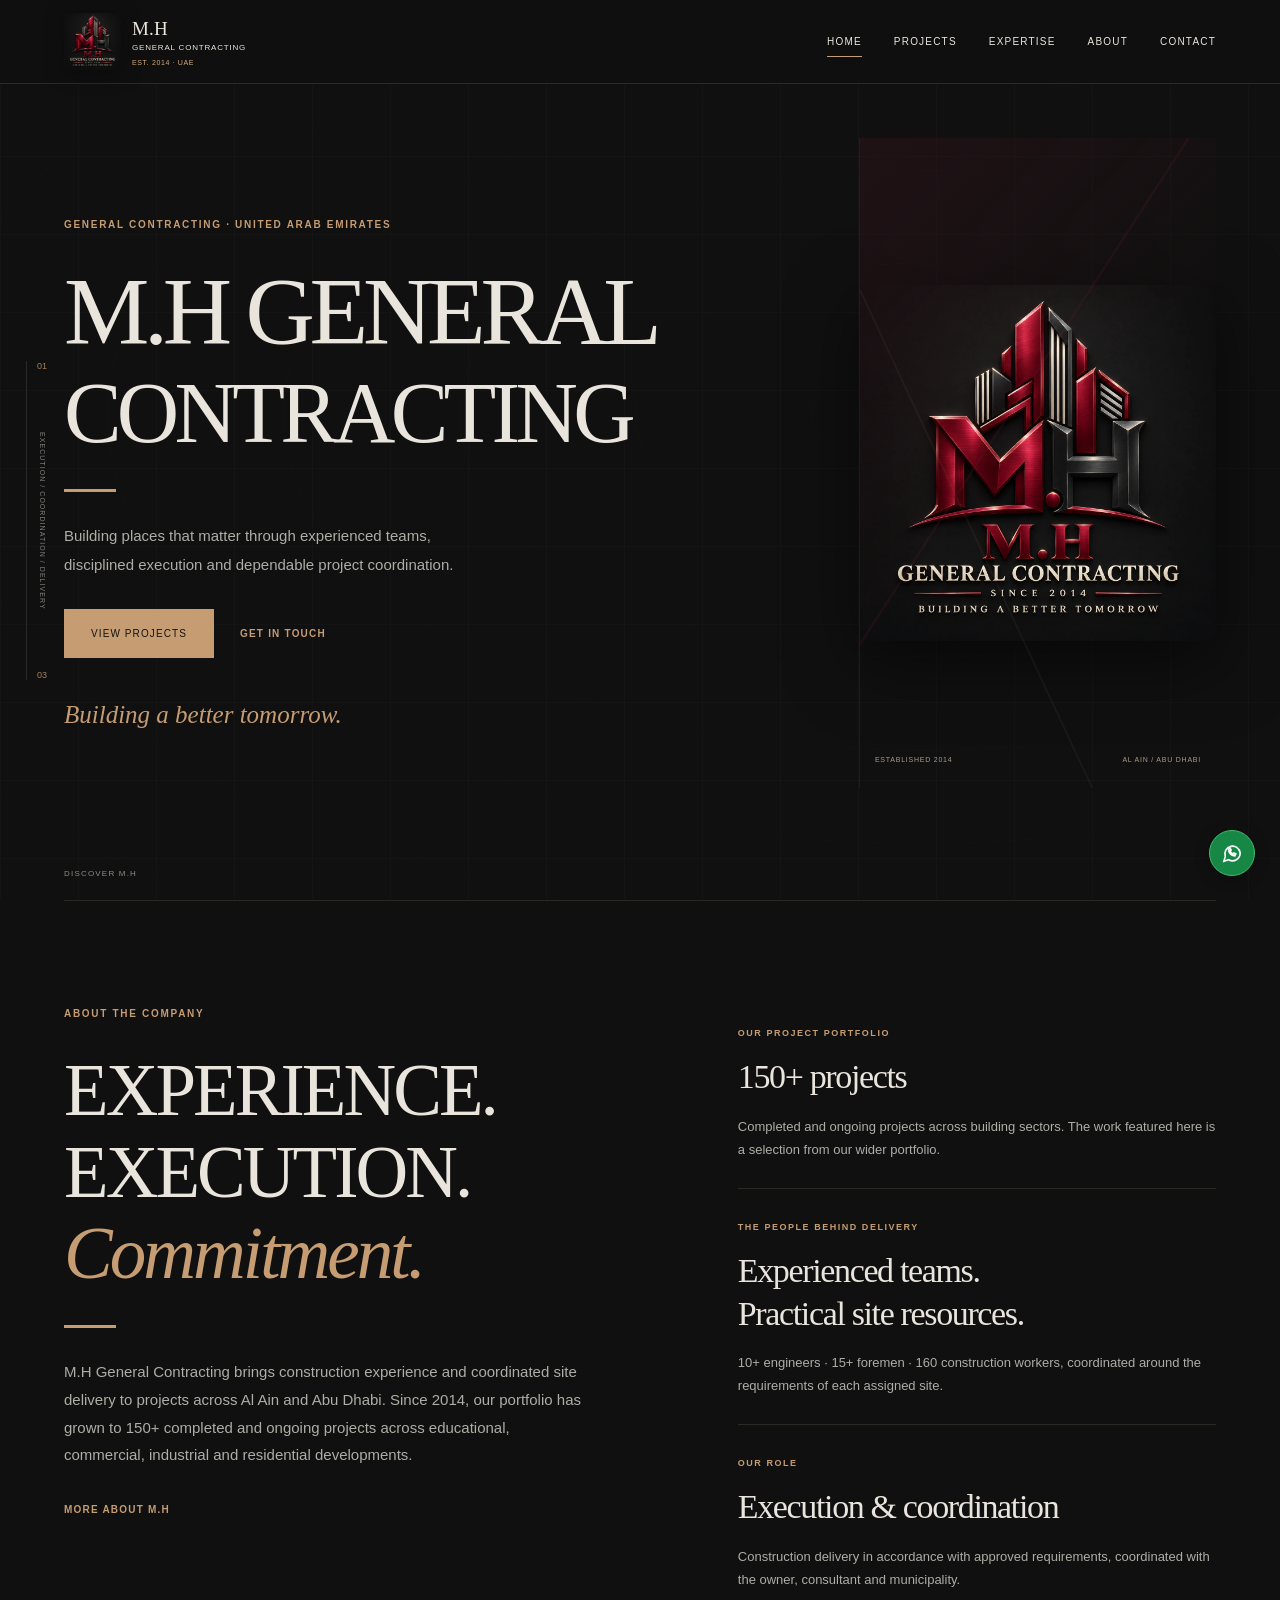
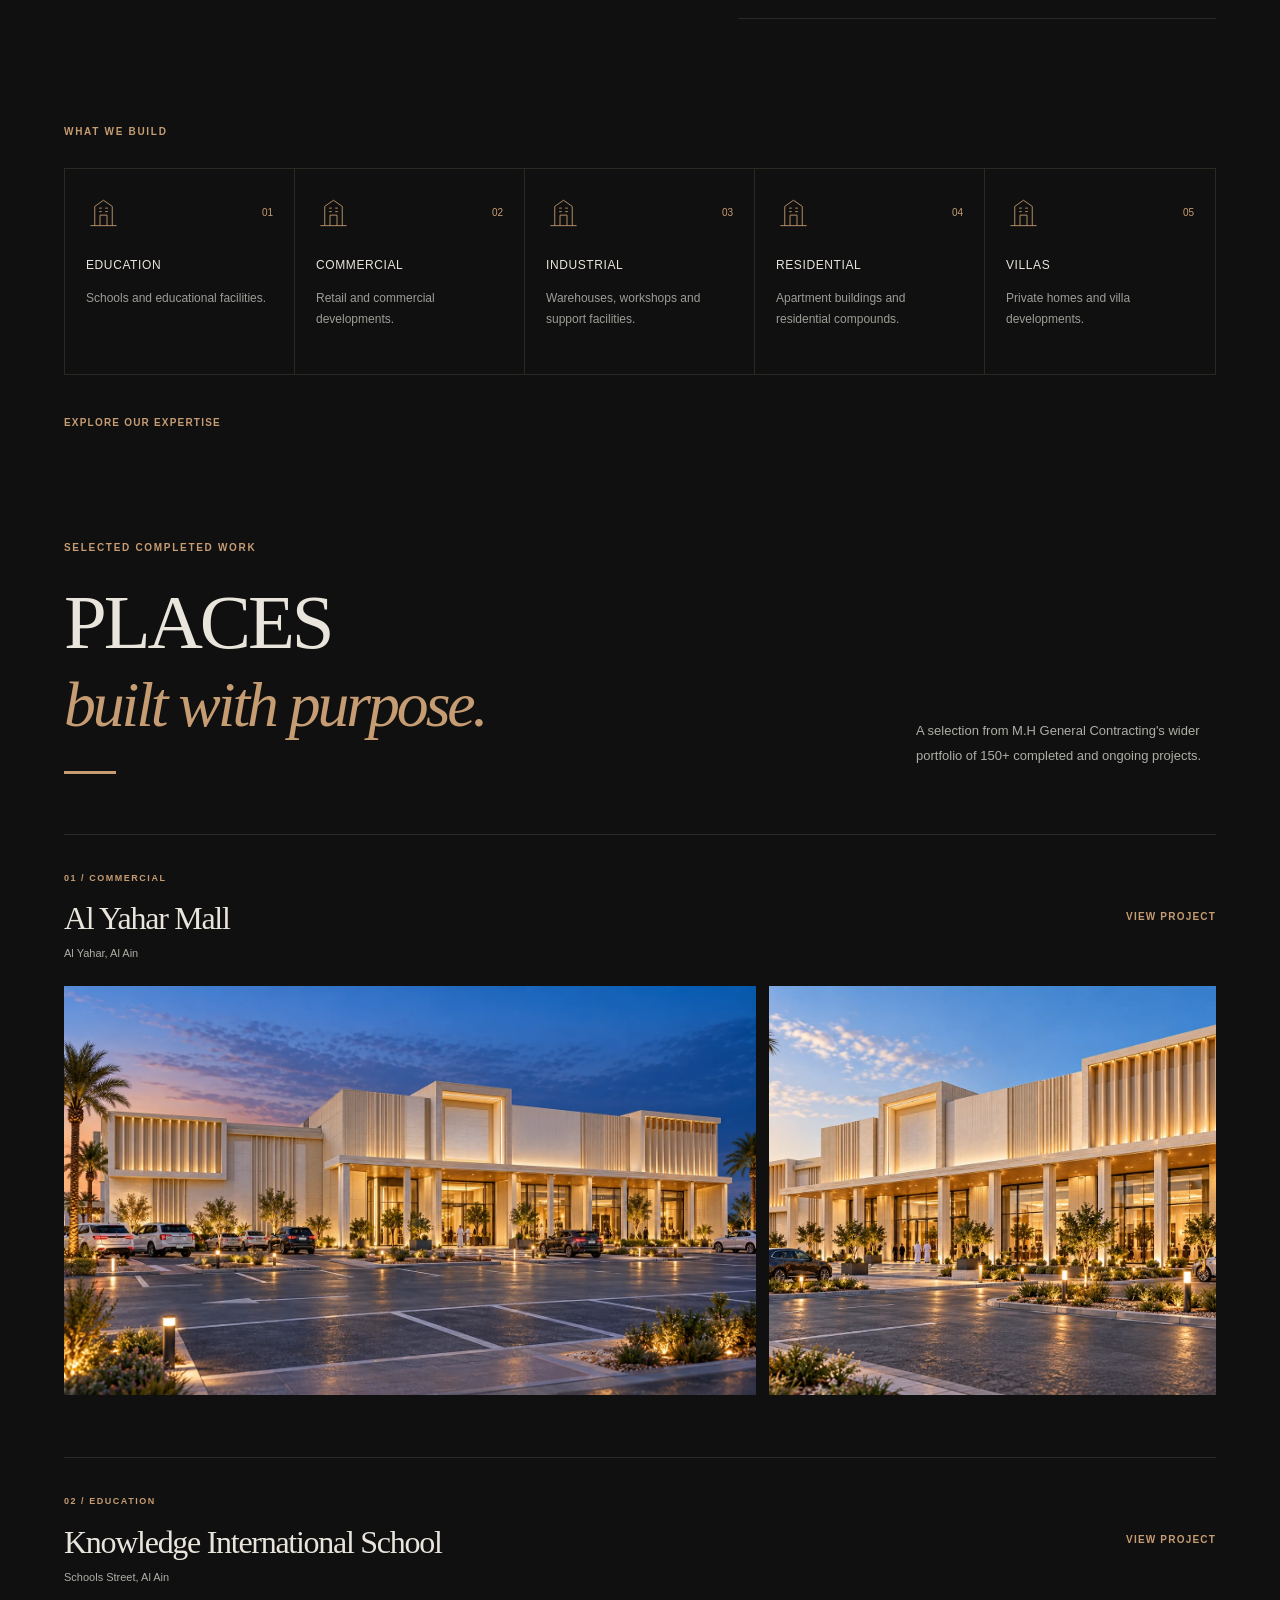
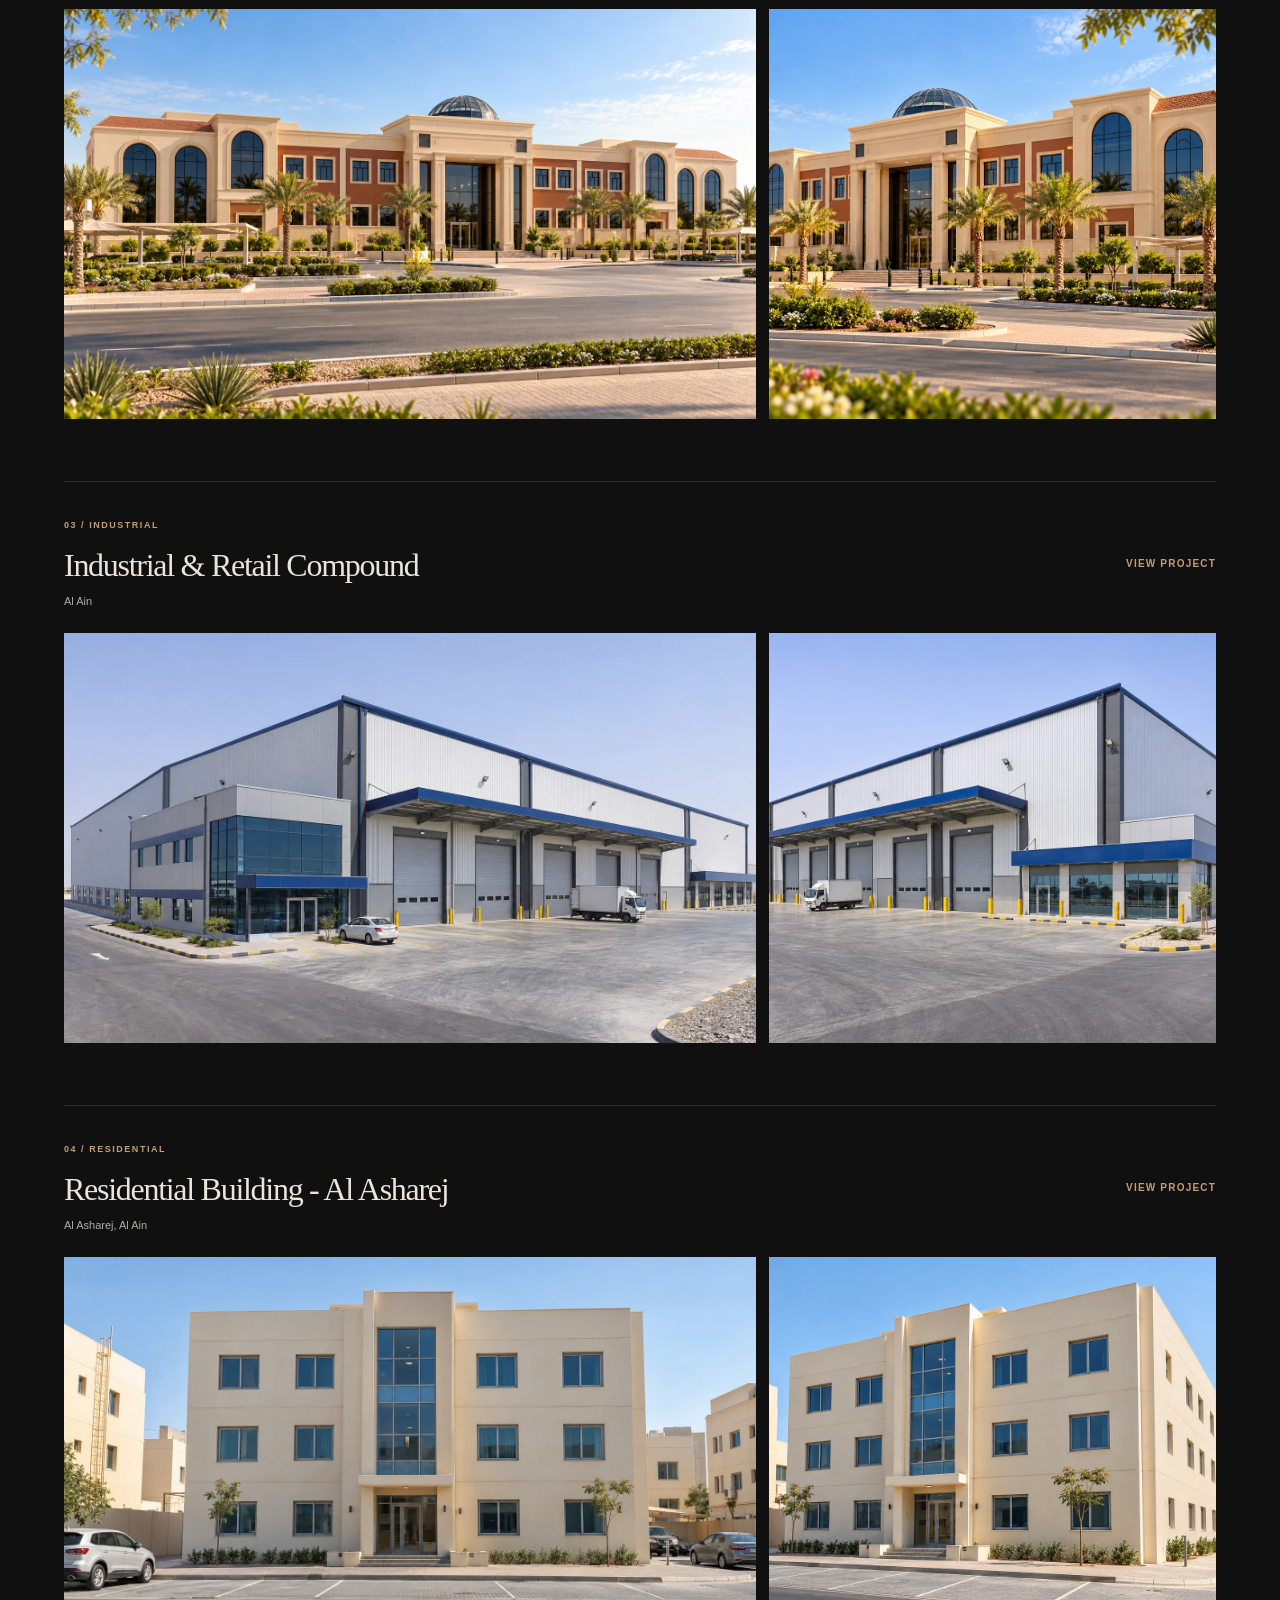
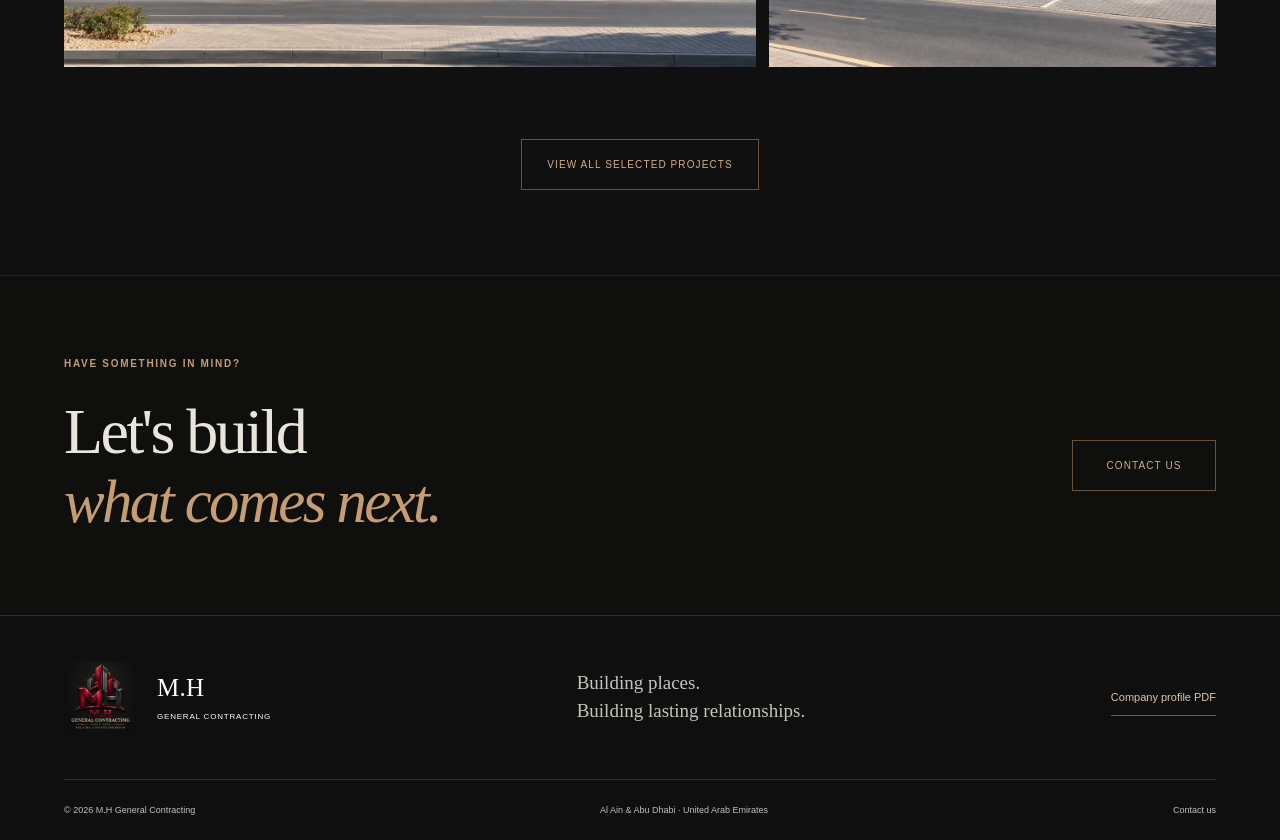
<file: index.html>
<!doctype html>
<html lang="en"><head><meta charset="utf-8"><meta name="viewport" content="width=device-width,initial-scale=1"><title>Building a better tomorrow | M.H General Contracting</title><meta name="description" content="Construction across Abu Dhabi and Al Ain since 2014. Explore selected work from a portfolio of 150+ completed and ongoing M.H General Contracting projects."><meta name="theme-color" content="#101313"><meta property="og:title" content="M.H General Contracting | M.H General Contracting"><meta property="og:type" content="website"><meta property="og:image" content="https://mh-gc.github.io/MH-general-contracting/assets/mall.webp"><link rel="icon" href="assets/logo.webp"><link rel="stylesheet" href="style.css?v=6"><script src="app.js?v=4" defer></script></head><body>
<a class="skip" href="#main">Skip to content</a>
<header class="site-header"><a class="brand" href="index.html" aria-label="M.H General Contracting home"><img src="assets/logo-3d.webp" alt="M.H General Contracting 3D logo" width="91" height="98"><span>M.H <b>GENERAL CONTRACTING</b><small>EST. 2014 · UAE</small></span></a><button class="menu-toggle" aria-label="Open navigation" aria-expanded="false" aria-controls="navigation"><span></span><span></span></button><nav id="navigation" aria-label="Main navigation"><a href="index.html" aria-current="page">Home</a><a href="projects.html" >Projects</a><a href="services.html" >Expertise</a><a href="about.html" >About</a><a class="nav-contact" href="contact.html" >Contact</a></nav></header>
<main id="main"><section class="architect-hero wrap" aria-labelledby="hero-title"><div class="hero-rail" aria-hidden="true"><span>01</span><span>EXECUTION / COORDINATION / DELIVERY</span><span>03</span></div><div class="architect-intro"><p class="eyebrow">GENERAL CONTRACTING · UNITED ARAB EMIRATES</p><h1 id="hero-title">M.H GENERAL<br><span>CONTRACTING</span></h1><div class="bronze-rule"></div><p class="hero-summary">Building places that matter through experienced teams, disciplined execution and dependable project coordination.</p><div class="hero-actions"><a class="button" href="projects.html">VIEW PROJECTS </a><a class="text-cta" href="contact.html">GET IN TOUCH </a></div><p class="brand-signature">Building a better tomorrow.</p></div><figure class="hero-brand-canvas"><img src="assets/logo-3d.webp" alt="M.H General Contracting three-dimensional brand emblem" width="1254" height="1254" fetchpriority="high"><figcaption><span>ESTABLISHED 2014</span><span>AL AIN / ABU DHABI</span></figcaption></figure><a class="hero-scroll" href="#company-introduction">DISCOVER M.H </a></section>
<section class="wrap editorial-about" id="company-introduction"><div class="editorial-story"><p class="eyebrow">ABOUT THE COMPANY</p><h2>EXPERIENCE.<br>EXECUTION.<br><em>Commitment.</em></h2><div class="bronze-rule"></div><p>M.H General Contracting brings construction experience and coordinated site delivery to projects across Al Ain and Abu Dhabi. Since 2014, our portfolio has grown to 150+ completed and ongoing projects across educational, commercial, industrial and residential developments.</p><a class="text-cta" href="about.html">MORE ABOUT M.H </a></div><div class="editorial-facts"><article><p class="eyebrow">OUR PROJECT PORTFOLIO</p><h3>150+ projects</h3><p>Completed and ongoing projects across building sectors. The work featured here is a selection from our wider portfolio.</p></article><article><p class="eyebrow">THE PEOPLE BEHIND DELIVERY</p><h3>Experienced teams.<br>Practical site resources.</h3><p>10+ engineers · 15+ foremen · 160 construction workers, coordinated around the requirements of each assigned site.</p></article><article><p class="eyebrow">OUR ROLE</p><h3>Execution & coordination</h3><p>Construction delivery in accordance with approved requirements, coordinated with the owner, consultant and municipality.</p></article></div></section>
<section class="wrap editorial-services"><p class="eyebrow">WHAT WE BUILD</p><div class="service-deck"><a class="sector-tile" href="projects.html?sector=Education"><div class="sector-top"><svg viewBox="0 0 40 40" fill="none" stroke="currentColor" stroke-width="1" aria-hidden="true"><path d="M5 35h30M10 35V13l10-7 10 7v22M16 35V23h8v12M15 15h3m4 0h3m-10 4h3m4 0h3"/></svg><span>01</span></div><h3>EDUCATION</h3><p>Schools and educational facilities.</p></a><a class="sector-tile" href="projects.html?sector=Commercial"><div class="sector-top"><svg viewBox="0 0 40 40" fill="none" stroke="currentColor" stroke-width="1" aria-hidden="true"><path d="M5 35h30M10 35V13l10-7 10 7v22M16 35V23h8v12M15 15h3m4 0h3m-10 4h3m4 0h3"/></svg><span>02</span></div><h3>COMMERCIAL</h3><p>Retail and commercial developments.</p></a><a class="sector-tile" href="projects.html?sector=Industrial"><div class="sector-top"><svg viewBox="0 0 40 40" fill="none" stroke="currentColor" stroke-width="1" aria-hidden="true"><path d="M5 35h30M10 35V13l10-7 10 7v22M16 35V23h8v12M15 15h3m4 0h3m-10 4h3m4 0h3"/></svg><span>03</span></div><h3>INDUSTRIAL</h3><p>Warehouses, workshops and support facilities.</p></a><a class="sector-tile" href="projects.html?sector=Residential"><div class="sector-top"><svg viewBox="0 0 40 40" fill="none" stroke="currentColor" stroke-width="1" aria-hidden="true"><path d="M5 35h30M10 35V13l10-7 10 7v22M16 35V23h8v12M15 15h3m4 0h3m-10 4h3m4 0h3"/></svg><span>04</span></div><h3>RESIDENTIAL</h3><p>Apartment buildings and residential compounds.</p></a><a class="sector-tile" href="projects.html?sector=Villas"><div class="sector-top"><svg viewBox="0 0 40 40" fill="none" stroke="currentColor" stroke-width="1" aria-hidden="true"><path d="M5 35h30M10 35V13l10-7 10 7v22M16 35V23h8v12M15 15h3m4 0h3m-10 4h3m4 0h3"/></svg><span>05</span></div><h3>VILLAS</h3><p>Private homes and villa developments.</p></a></div><a class="text-cta" href="services.html">EXPLORE OUR EXPERTISE </a></section><section class="wrap editorial-work"><div class="work-heading"><div><p class="eyebrow">SELECTED COMPLETED WORK</p><h2>PLACES<br><em>built with purpose.</em></h2><div class="bronze-rule"></div></div><p>A selection from M.H General Contracting's wider portfolio of 150+ completed and ongoing projects.</p></div><article class="work-row"><div class="work-row-title"><div><p class="eyebrow">01 / Commercial</p><h3>Al Yahar Mall</h3><p class="work-location">Al Yahar, Al Ain</p></div><a class="text-cta" href="project.html?id=mall">VIEW PROJECT </a></div><div class="work-pair"><a href="project.html?id=mall" aria-label="Explore Al Yahar Mall, first view"><img src="assets/mall.webp" alt="Al Yahar Mall, first view" width="1400" height="900" loading="lazy"></a><a href="project.html?id=mall" aria-label="Explore Al Yahar Mall, second view"><img src="assets/mall_second.webp" alt="Al Yahar Mall, second view" width="1400" height="900" loading="lazy"></a></div></article><article class="work-row"><div class="work-row-title"><div><p class="eyebrow">02 / Education</p><h3>Knowledge International School</h3><p class="work-location">Schools Street, Al Ain</p></div><a class="text-cta" href="project.html?id=knowledge">VIEW PROJECT </a></div><div class="work-pair"><a href="project.html?id=knowledge" aria-label="Explore Knowledge International School, first view"><img src="assets/knowledge.webp" alt="Knowledge International School, first view" width="1400" height="900" loading="lazy"></a><a href="project.html?id=knowledge" aria-label="Explore Knowledge International School, second view"><img src="assets/knowledge_second.webp" alt="Knowledge International School, second view" width="1400" height="900" loading="lazy"></a></div></article><article class="work-row"><div class="work-row-title"><div><p class="eyebrow">03 / Industrial</p><h3>Industrial &amp; Retail Compound</h3><p class="work-location">Al Ain</p></div><a class="text-cta" href="project.html?id=industrial_concept_a">VIEW PROJECT </a></div><div class="work-pair"><a href="project.html?id=industrial_concept_a" aria-label="Explore Industrial &amp; Retail Compound, first view"><img src="assets/industrial_concept_a.webp" alt="Industrial &amp; Retail Compound, first view" width="1400" height="900" loading="lazy"></a><a href="project.html?id=industrial_concept_a" aria-label="Explore Industrial &amp; Retail Compound, second view"><img src="assets/industrial_concept_a_second.webp" alt="Industrial &amp; Retail Compound, second view" width="1400" height="900" loading="lazy"></a></div></article><article class="work-row"><div class="work-row-title"><div><p class="eyebrow">04 / Residential</p><h3>Residential Building - Al Asharej</h3><p class="work-location">Al Asharej, Al Ain</p></div><a class="text-cta" href="project.html?id=simple_a">VIEW PROJECT </a></div><div class="work-pair"><a href="project.html?id=simple_a" aria-label="Explore Residential Building - Al Asharej, first view"><img src="assets/simple_a.webp" alt="Residential Building - Al Asharej, first view" width="1400" height="900" loading="lazy"></a><a href="project.html?id=simple_a" aria-label="Explore Residential Building - Al Asharej, second view"><img src="assets/simple_a_second.webp" alt="Residential Building - Al Asharej, second view" width="1400" height="900" loading="lazy"></a></div></article><div class="work-all"><a class="button outline" href="projects.html">VIEW ALL SELECTED PROJECTS </a></div></section><section class="contact-strip"><div class="wrap"><p class="eyebrow">HAVE SOMETHING IN MIND?</p><div><h2>Let's build<br><em>what comes next.</em></h2><a class="button outline contact-text-link" href="contact.html" aria-label="Discuss your project">CONTACT US</a></div></div></section></main>
<footer><div class="wrap footer-top"><a class="footer-brand" href="index.html" aria-label="M.H General Contracting home"><img src="assets/logo-3d.webp" alt="" width="116" height="116"><span>M.H<small>GENERAL CONTRACTING</small></span></a><p>Building places.<br>Building lasting relationships.</p><a class="arrow-link pale" href="assets/company-profile.pdf" target="_blank" rel="noopener">Company profile PDF </a></div><div class="wrap footer-bottom"><span>© 2026 M.H General Contracting</span><span>Al Ain & Abu Dhabi · United Arab Emirates</span><a href="contact.html">Contact us </a></div></footer>
<a class="whatsapp" href="https://wa.me/971559505111" target="_blank" rel="noopener" aria-label="Chat with M.H on WhatsApp"><svg viewBox="0 0 24 24" fill="none" stroke="currentColor" stroke-width="1.7" aria-hidden="true"><path d="M20 11.5a8 8 0 0 1-12 7L3 20l1.5-5a8 8 0 1 1 15.5-3.5Z"/><path d="M8 7.5c0 4 2.5 6.5 6.5 7l1-2-2-1-1 1a6 6 0 0 1-3-3l1-1-1-2Z"/></svg><span>WhatsApp</span></a></body></html>
</file>
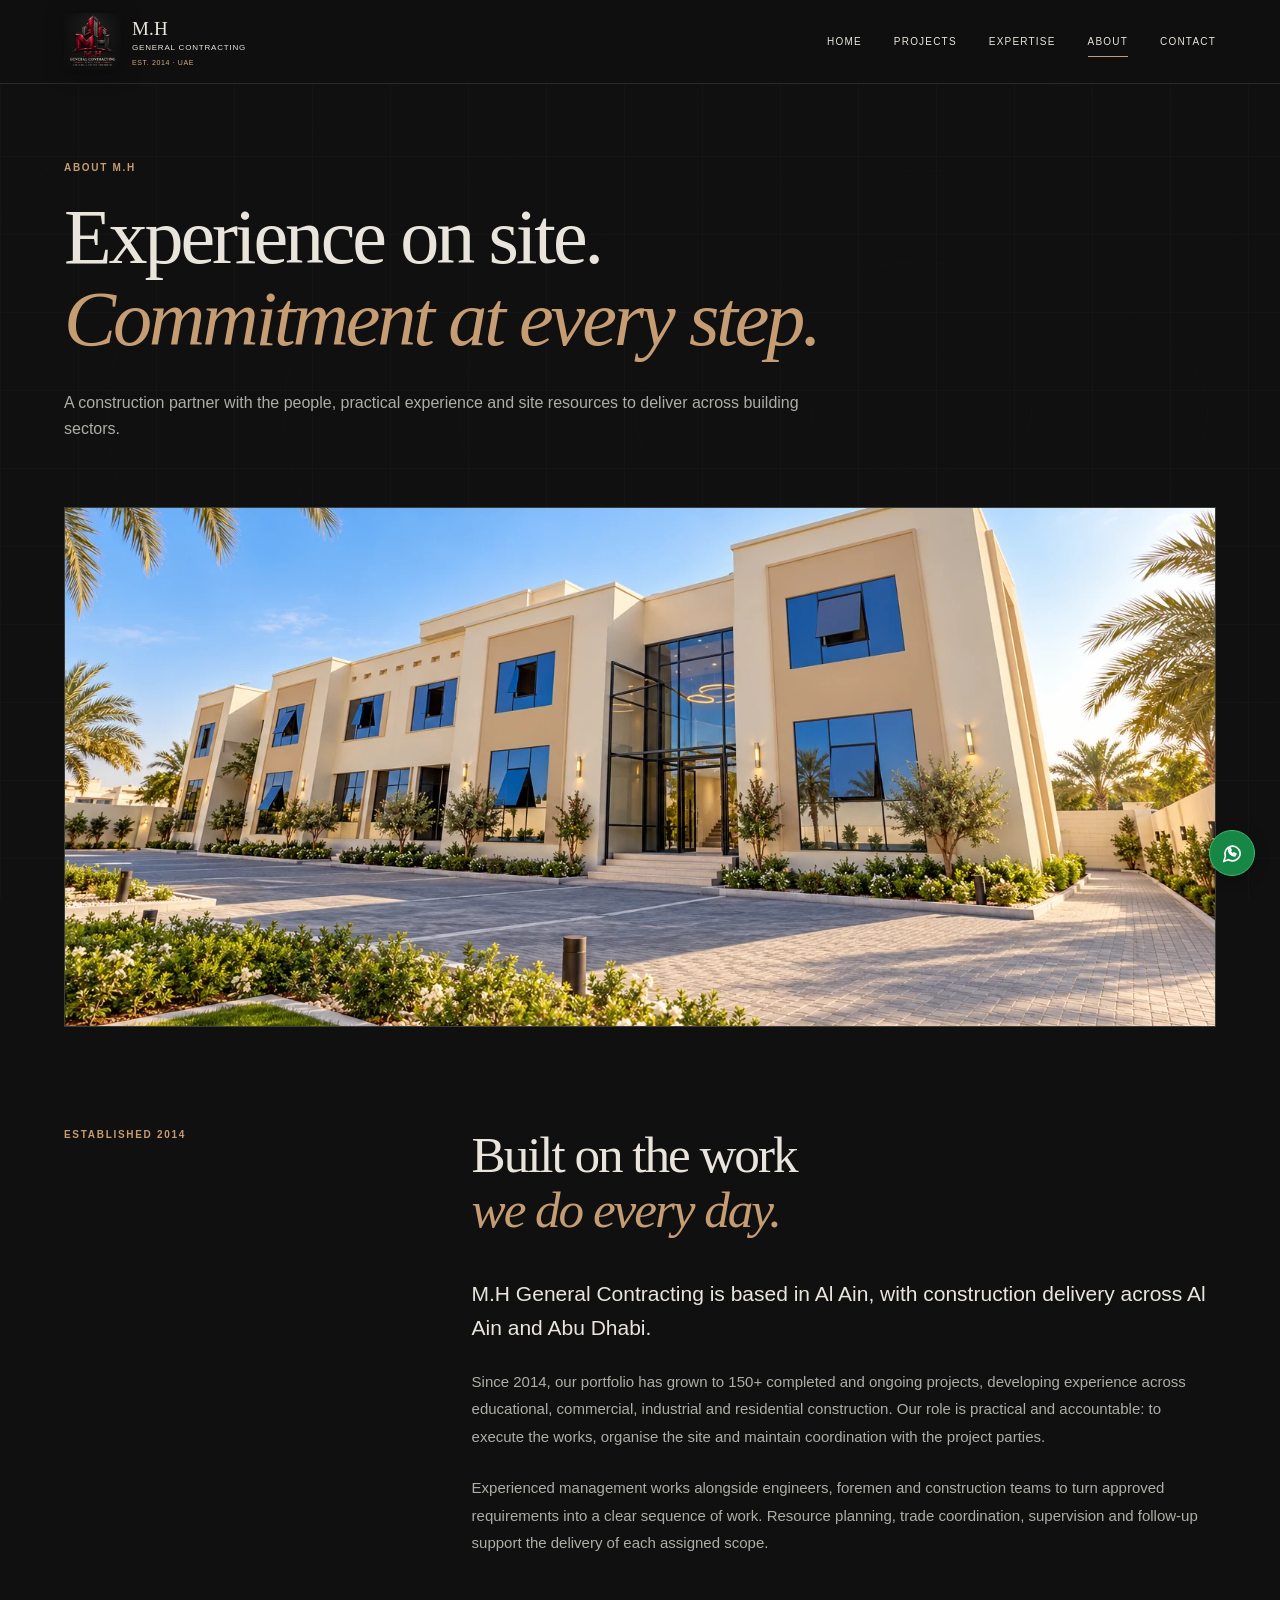
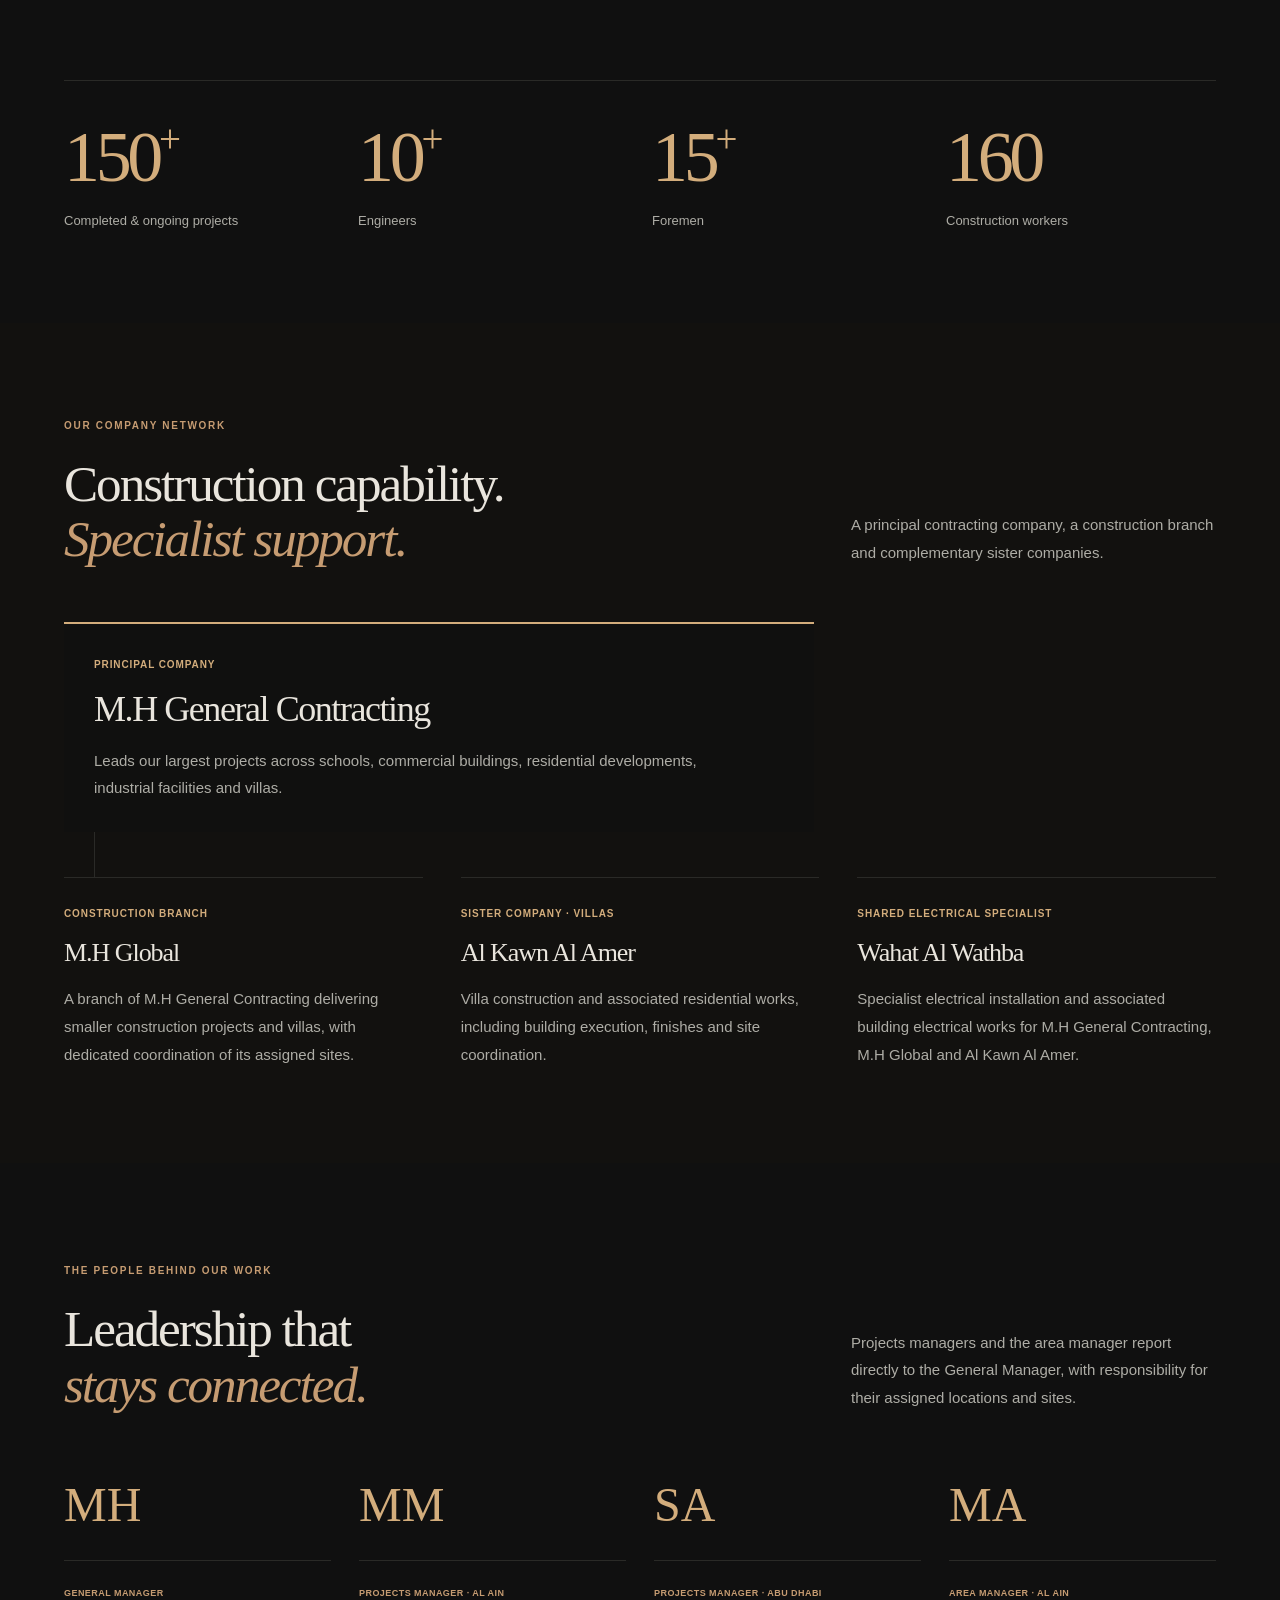
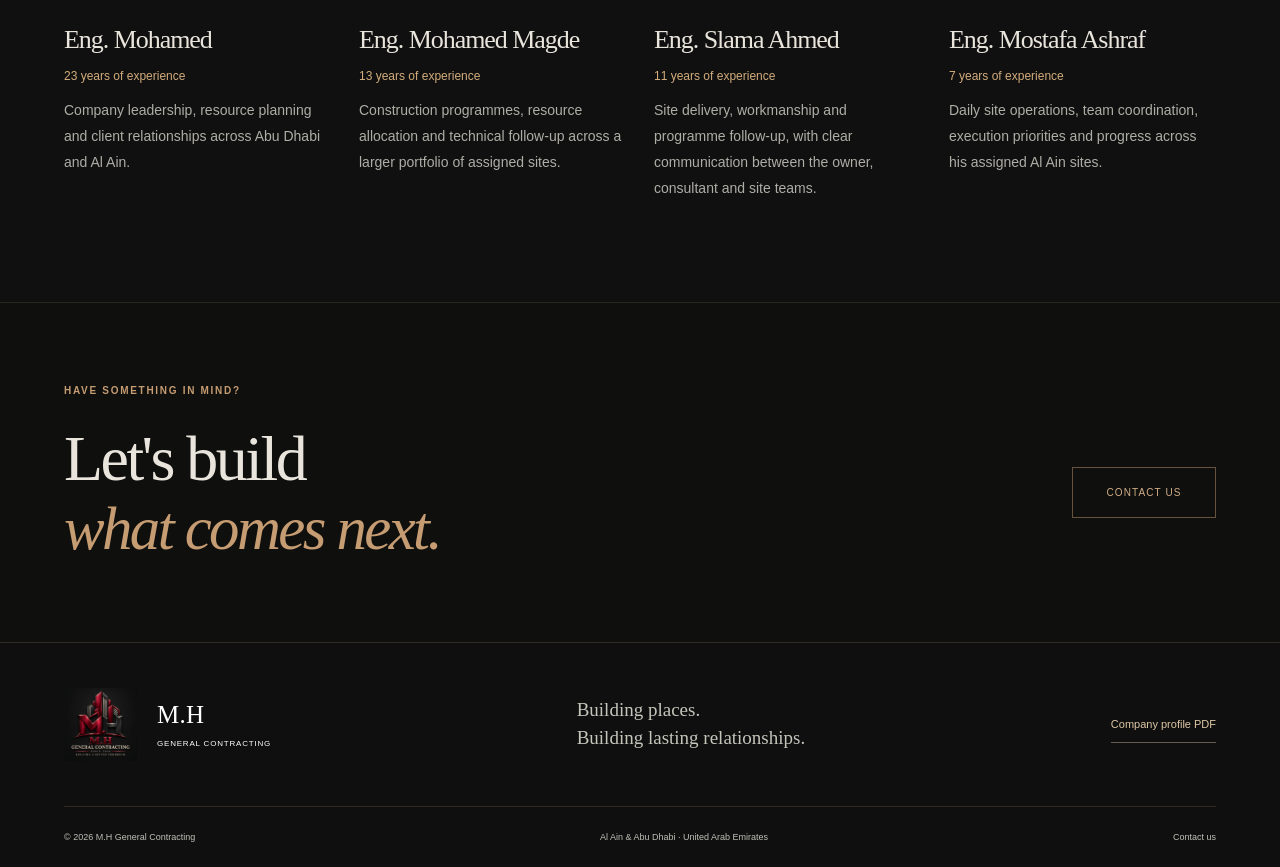
<file: about.html>
<!doctype html>
<html lang="en"><head><meta charset="utf-8"><meta name="viewport" content="width=device-width,initial-scale=1"><title>About us | M.H General Contracting</title><meta name="description" content="Construction across Abu Dhabi and Al Ain since 2014. Explore selected work from a portfolio of 150+ completed and ongoing M.H General Contracting projects."><meta name="theme-color" content="#101313"><meta property="og:title" content="About us | M.H General Contracting"><meta property="og:type" content="website"><meta property="og:image" content="https://mh-gc.github.io/MH-general-contracting/assets/mall.webp"><link rel="icon" href="assets/logo.webp"><link rel="stylesheet" href="style.css?v=6"><script src="app.js?v=4" defer></script></head><body>
<a class="skip" href="#main">Skip to content</a>
<header class="site-header"><a class="brand" href="index.html" aria-label="M.H General Contracting home"><img src="assets/logo-3d.webp" alt="M.H General Contracting 3D logo" width="91" height="98"><span>M.H <b>GENERAL CONTRACTING</b><small>EST. 2014 · UAE</small></span></a><button class="menu-toggle" aria-label="Open navigation" aria-expanded="false" aria-controls="navigation"><span></span><span></span></button><nav id="navigation" aria-label="Main navigation"><a href="index.html" >Home</a><a href="projects.html" >Projects</a><a href="services.html" >Expertise</a><a href="about.html" aria-current="page">About</a><a class="nav-contact" href="contact.html" >Contact</a></nav></header>
<main id="main"><section class="page-intro wrap"><p class="eyebrow">ABOUT M.H</p><h1>Experience on site.<br><em>Commitment at every step.</em></h1><p class="page-lead">A construction partner with the people, practical experience and site resources to deliver across building sectors.</p></section><div class="wide-photo wrap"><img src="assets/residential.webp" alt="Completed residential compound" width="1600" height="900"></div><section class="wrap story"><p class="eyebrow">ESTABLISHED 2014</p><div><h2>Built on the work<br><em>we do every day.</em></h2><p class="lead">M.H General Contracting is based in Al Ain, with construction delivery across Al Ain and Abu Dhabi.</p><p>Since 2014, our portfolio has grown to 150+ completed and ongoing projects, developing experience across educational, commercial, industrial and residential construction. Our role is practical and accountable: to execute the works, organise the site and maintain coordination with the project parties.</p><p>Experienced management works alongside engineers, foremen and construction teams to turn approved requirements into a clear sequence of work. Resource planning, trade coordination, supervision and follow-up support the delivery of each assigned scope.</p></div></section><section class="wrap stats-section"><div class="numbers"><div><strong>150<span>+</span></strong><p>Completed & ongoing projects</p></div><div><strong>10<span>+</span></strong><p>Engineers</p></div><div><strong>15<span>+</span></strong><p>Foremen</p></div><div><strong>160</strong><p>Construction workers</p></div></div></section><section class="companies-section"><div class="wrap"><div class="section-heading"><div><p class="eyebrow">OUR COMPANY NETWORK</p><h2>Construction capability.<br><em>Specialist support.</em></h2></div><p>A principal contracting company, a construction branch and complementary sister companies.</p></div><div class="company-main"><span>PRINCIPAL COMPANY</span><h3>M.H General Contracting</h3><p>Leads our largest projects across schools, commercial buildings, residential developments, industrial facilities and villas.</p></div><div class="company-branches"><article><span>CONSTRUCTION BRANCH</span><h3>M.H Global</h3><p>A branch of M.H General Contracting delivering smaller construction projects and villas, with dedicated coordination of its assigned sites.</p></article><article><span>SISTER COMPANY · VILLAS</span><h3>Al Kawn Al Amer</h3><p>Villa construction and associated residential works, including building execution, finishes and site coordination.</p></article><article><span>SHARED ELECTRICAL SPECIALIST</span><h3>Wahat Al Wathba</h3><p>Specialist electrical installation and associated building electrical works for M.H General Contracting, M.H Global and Al Kawn Al Amer.</p></article></div></div></section><section class="wrap team-section"><div class="section-heading"><div><p class="eyebrow">THE PEOPLE BEHIND OUR WORK</p><h2>Leadership that<br><em>stays connected.</em></h2></div><p>Projects managers and the area manager report directly to the General Manager, with responsibility for their assigned locations and sites.</p></div><div class="team-grid"><article><div class="team-monogram">MH</div><span class="eyebrow">General Manager</span><h3>Eng. Mohamed</h3><span class="experience">23 years of experience</span><p>Company leadership, resource planning and client relationships across Abu Dhabi and Al Ain.</p></article><article><div class="team-monogram">MM</div><span class="eyebrow">Projects Manager · Al Ain</span><h3>Eng. Mohamed Magde</h3><span class="experience">13 years of experience</span><p>Construction programmes, resource allocation and technical follow-up across a larger portfolio of assigned sites.</p></article><article><div class="team-monogram">SA</div><span class="eyebrow">Projects Manager · Abu Dhabi</span><h3>Eng. Slama Ahmed</h3><span class="experience">11 years of experience</span><p>Site delivery, workmanship and programme follow-up, with clear communication between the owner, consultant and site teams.</p></article><article><div class="team-monogram">MA</div><span class="eyebrow">Area Manager · Al Ain</span><h3>Eng. Mostafa Ashraf</h3><span class="experience">7 years of experience</span><p>Daily site operations, team coordination, execution priorities and progress across his assigned Al Ain sites.</p></article></div></section><section class="contact-strip"><div class="wrap"><p class="eyebrow">HAVE SOMETHING IN MIND?</p><div><h2>Let's build<br><em>what comes next.</em></h2><a class="button outline contact-text-link" href="contact.html" aria-label="Discuss your project">CONTACT US</a></div></div></section></main>
<footer><div class="wrap footer-top"><a class="footer-brand" href="index.html" aria-label="M.H General Contracting home"><img src="assets/logo-3d.webp" alt="" width="116" height="116"><span>M.H<small>GENERAL CONTRACTING</small></span></a><p>Building places.<br>Building lasting relationships.</p><a class="arrow-link pale" href="assets/company-profile.pdf" target="_blank" rel="noopener">Company profile PDF </a></div><div class="wrap footer-bottom"><span>© 2026 M.H General Contracting</span><span>Al Ain & Abu Dhabi · United Arab Emirates</span><a href="contact.html">Contact us </a></div></footer>
<a class="whatsapp" href="https://wa.me/971559505111" target="_blank" rel="noopener" aria-label="Chat with M.H on WhatsApp"><svg viewBox="0 0 24 24" fill="none" stroke="currentColor" stroke-width="1.7" aria-hidden="true"><path d="M20 11.5a8 8 0 0 1-12 7L3 20l1.5-5a8 8 0 1 1 15.5-3.5Z"/><path d="M8 7.5c0 4 2.5 6.5 6.5 7l1-2-2-1-1 1a6 6 0 0 1-3-3l1-1-1-2Z"/></svg><span>WhatsApp</span></a></body></html>
</file>
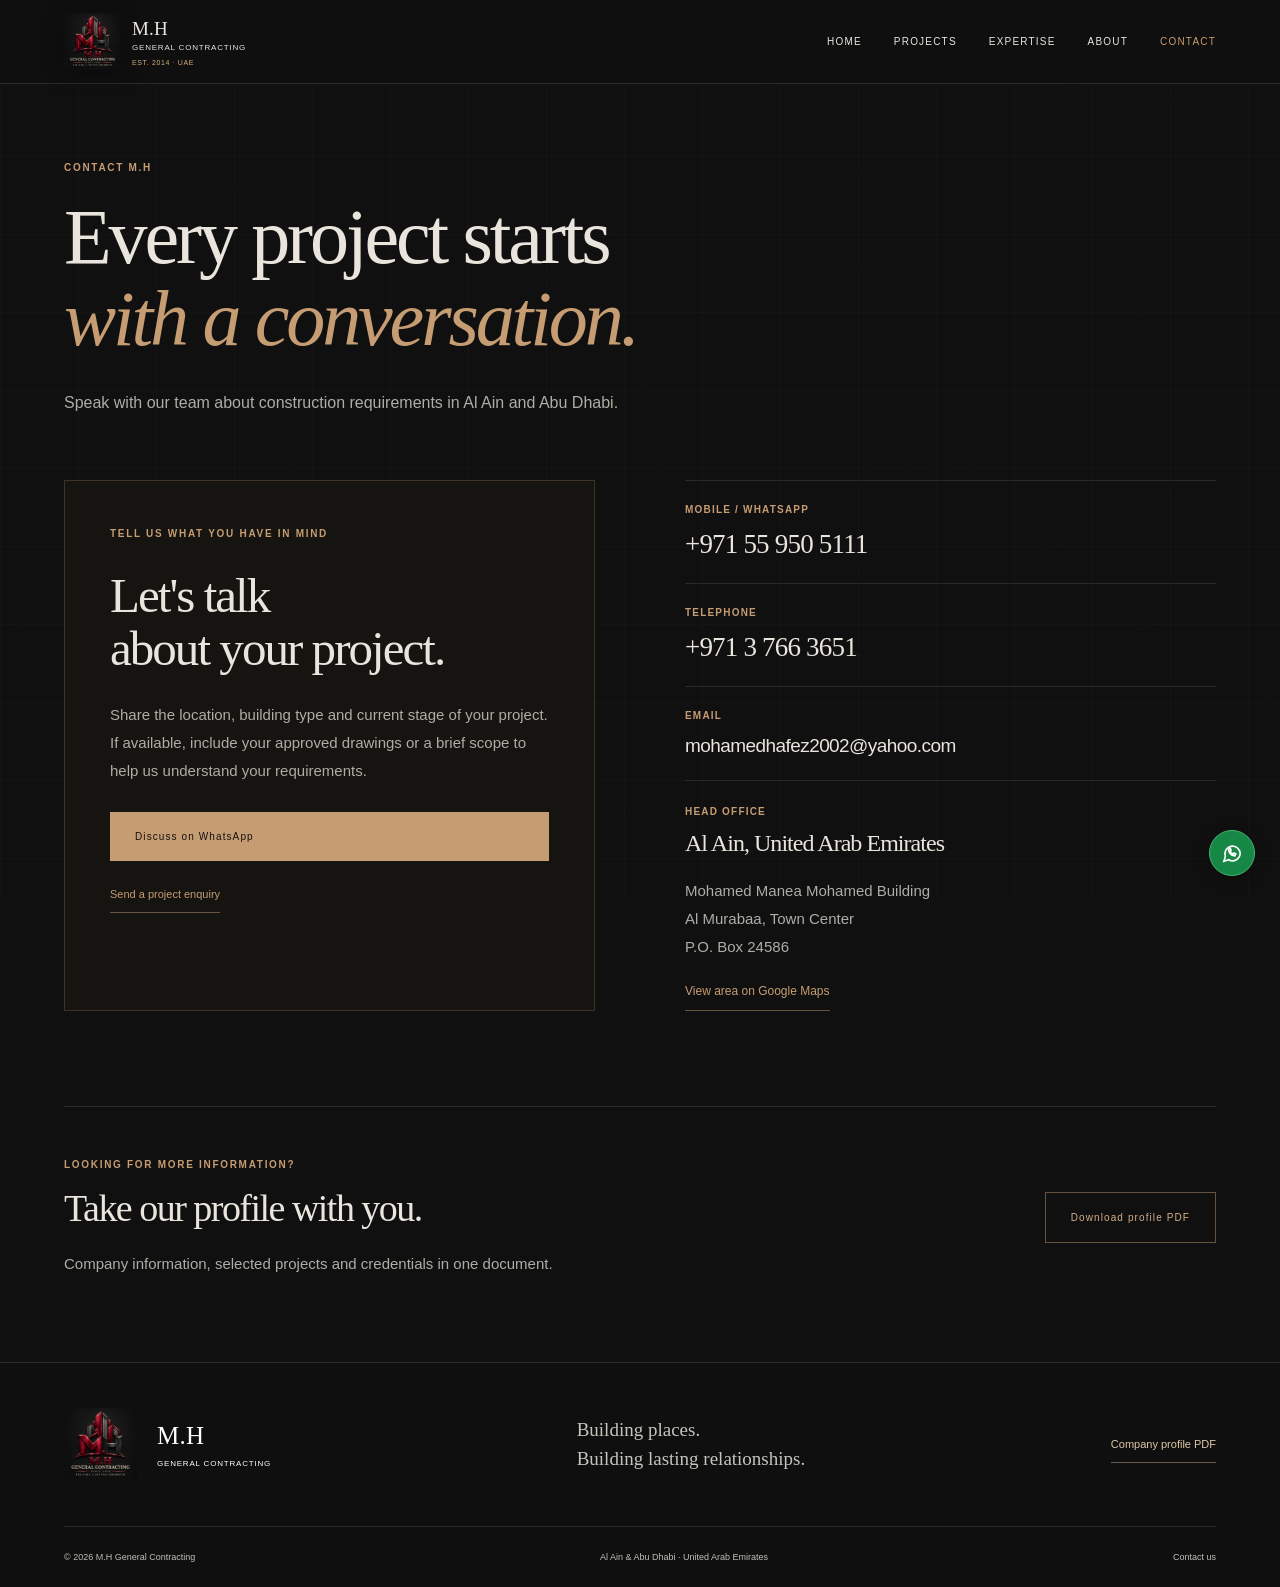
<file: contact.html>
<!doctype html>
<html lang="en"><head><meta charset="utf-8"><meta name="viewport" content="width=device-width,initial-scale=1"><title>Contact us | M.H General Contracting</title><meta name="description" content="Construction across Abu Dhabi and Al Ain since 2014. Explore selected work from a portfolio of 150+ completed and ongoing M.H General Contracting projects."><meta name="theme-color" content="#101313"><meta property="og:title" content="Contact us | M.H General Contracting"><meta property="og:type" content="website"><meta property="og:image" content="https://mh-gc.github.io/MH-general-contracting/assets/mall.webp"><link rel="icon" href="assets/logo.webp"><link rel="stylesheet" href="style.css?v=6"><script src="app.js?v=4" defer></script></head><body>
<a class="skip" href="#main">Skip to content</a>
<header class="site-header"><a class="brand" href="index.html" aria-label="M.H General Contracting home"><img src="assets/logo-3d.webp" alt="M.H General Contracting 3D logo" width="91" height="98"><span>M.H <b>GENERAL CONTRACTING</b><small>EST. 2014 · UAE</small></span></a><button class="menu-toggle" aria-label="Open navigation" aria-expanded="false" aria-controls="navigation"><span></span><span></span></button><nav id="navigation" aria-label="Main navigation"><a href="index.html" >Home</a><a href="projects.html" >Projects</a><a href="services.html" >Expertise</a><a href="about.html" >About</a><a class="nav-contact" href="contact.html" aria-current="page">Contact</a></nav></header>
<main id="main"><section class="page-intro wrap"><p class="eyebrow">CONTACT M.H</p><h1>Every project starts<br><em>with a conversation.</em></h1><p class="page-lead">Speak with our team about construction requirements in Al Ain and Abu Dhabi.</p></section><section class="wrap contact-grid"><div class="contact-main"><p class="eyebrow">TELL US WHAT YOU HAVE IN MIND</p><h2>Let's talk<br>about your project.</h2><p>Share the location, building type and current stage of your project. If available, include your approved drawings or a brief scope to help us understand your requirements.</p><a class="button" href="https://wa.me/971559505111?text=Hello%20M.H%20General%20Contracting%2C%20I%20would%20like%20to%20discuss%20a%20construction%20project." target="_blank" rel="noopener">Discuss on WhatsApp </a><a class="arrow-link" href="mailto:mohamedhafez2002@yahoo.com?subject=Construction%20Project%20Enquiry">Send a project enquiry </a></div><div class="contact-list"><a href="tel:+971559505111"><span>MOBILE / WHATSAPP</span><strong>+971 55 950 5111</strong></a><a href="tel:+97137663651"><span>TELEPHONE</span><strong>+971 3 766 3651</strong></a><a href="mailto:mohamedhafez2002@yahoo.com"><span>EMAIL</span><strong class="email">mohamedhafez2002@yahoo.com</strong></a><div class="office"><span>HEAD OFFICE</span><h3>Al Ain, United Arab Emirates</h3><p>Mohamed Manea Mohamed Building<br>Al Murabaa, Town Center<br>P.O. Box 24586</p><a class="arrow-link" href="https://www.google.com/maps/search/?api=1&query=Al+Murabaa+Town+Center+Al+Ain+UAE" target="_blank" rel="noopener">View area on Google Maps </a></div></div></section><section class="wrap contact-download"><div><p class="eyebrow">LOOKING FOR MORE INFORMATION?</p><h2>Take our profile with you.</h2><p>Company information, selected projects and credentials in one document.</p></div><a class="button outline" href="assets/company-profile.pdf" download="MH-General-Contracting-Profile-2026.pdf">Download profile PDF </a></section></main>
<footer><div class="wrap footer-top"><a class="footer-brand" href="index.html" aria-label="M.H General Contracting home"><img src="assets/logo-3d.webp" alt="" width="116" height="116"><span>M.H<small>GENERAL CONTRACTING</small></span></a><p>Building places.<br>Building lasting relationships.</p><a class="arrow-link pale" href="assets/company-profile.pdf" target="_blank" rel="noopener">Company profile PDF </a></div><div class="wrap footer-bottom"><span>© 2026 M.H General Contracting</span><span>Al Ain & Abu Dhabi · United Arab Emirates</span><a href="contact.html">Contact us </a></div></footer>
<a class="whatsapp" href="https://wa.me/971559505111" target="_blank" rel="noopener" aria-label="Chat with M.H on WhatsApp"><svg viewBox="0 0 24 24" fill="none" stroke="currentColor" stroke-width="1.7" aria-hidden="true"><path d="M20 11.5a8 8 0 0 1-12 7L3 20l1.5-5a8 8 0 1 1 15.5-3.5Z"/><path d="M8 7.5c0 4 2.5 6.5 6.5 7l1-2-2-1-1 1a6 6 0 0 1-3-3l1-1-1-2Z"/></svg><span>WhatsApp</span></a></body></html>
</file>
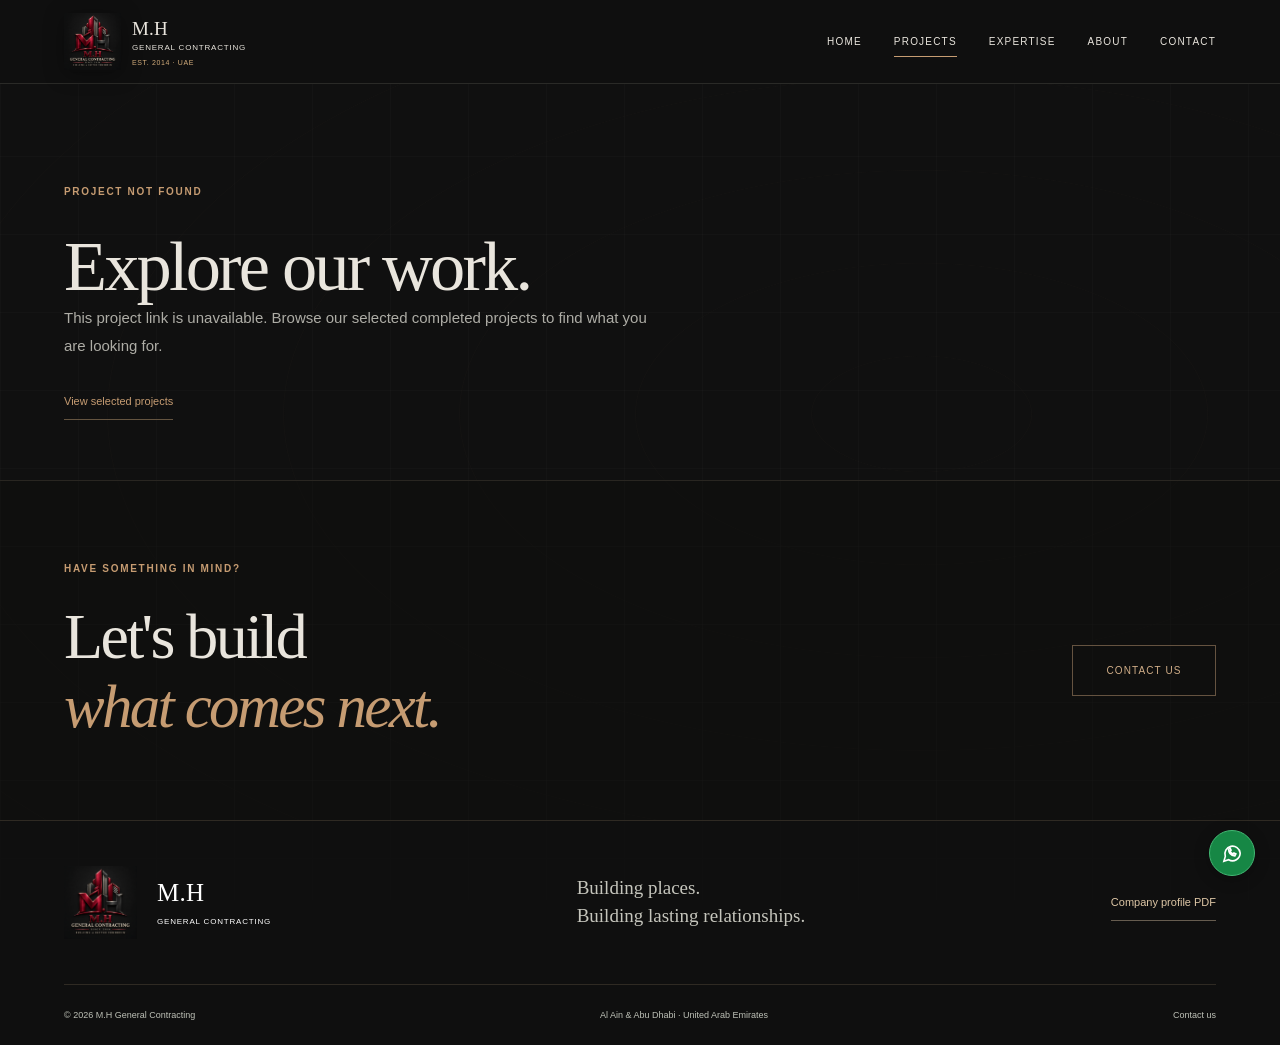
<file: project.html>
<!doctype html>
<html lang="en"><head><meta charset="utf-8"><meta name="viewport" content="width=device-width,initial-scale=1"><title>Project details | M.H General Contracting</title><meta name="description" content="Construction across Abu Dhabi and Al Ain since 2014. Explore selected work from a portfolio of 150+ completed and ongoing M.H General Contracting projects."><meta name="theme-color" content="#101313"><meta property="og:title" content="Project details | M.H General Contracting"><meta property="og:type" content="website"><meta property="og:image" content="https://mh-gc.github.io/MH-general-contracting/assets/mall.webp"><link rel="icon" href="assets/logo.webp"><link rel="stylesheet" href="style.css?v=6"><script src="app.js?v=4" defer></script></head><body>
<a class="skip" href="#main">Skip to content</a>
<header class="site-header"><a class="brand" href="index.html" aria-label="M.H General Contracting home"><img src="assets/logo-3d.webp" alt="M.H General Contracting 3D logo" width="91" height="98"><span>M.H <b>GENERAL CONTRACTING</b><small>EST. 2014 · UAE</small></span></a><button class="menu-toggle" aria-label="Open navigation" aria-expanded="false" aria-controls="navigation"><span></span><span></span></button><nav id="navigation" aria-label="Main navigation"><a href="index.html" >Home</a><a href="projects.html" aria-current="page">Projects</a><a href="services.html" >Expertise</a><a href="about.html" >About</a><a class="nav-contact" href="contact.html" >Contact</a></nav></header>
<main id="main"><div class="wrap detail-shell" id="project-detail"><a class="back-link" href="projects.html"> All selected projects</a><p>Loading project…</p></div><noscript><div class="wrap"><p>Enable JavaScript to view individual project details, or <a href="assets/company-profile.pdf">download our company profile</a>.</p></div></noscript><section class="contact-strip"><div class="wrap"><p class="eyebrow">HAVE SOMETHING IN MIND?</p><div><h2>Let's build<br><em>what comes next.</em></h2><a class="button outline contact-text-link" href="contact.html" aria-label="Discuss your project">CONTACT US</a></div></div></section></main>
<footer><div class="wrap footer-top"><a class="footer-brand" href="index.html" aria-label="M.H General Contracting home"><img src="assets/logo-3d.webp" alt="" width="116" height="116"><span>M.H<small>GENERAL CONTRACTING</small></span></a><p>Building places.<br>Building lasting relationships.</p><a class="arrow-link pale" href="assets/company-profile.pdf" target="_blank" rel="noopener">Company profile PDF </a></div><div class="wrap footer-bottom"><span>© 2026 M.H General Contracting</span><span>Al Ain & Abu Dhabi · United Arab Emirates</span><a href="contact.html">Contact us </a></div></footer>
<a class="whatsapp" href="https://wa.me/971559505111" target="_blank" rel="noopener" aria-label="Chat with M.H on WhatsApp"><svg viewBox="0 0 24 24" fill="none" stroke="currentColor" stroke-width="1.7" aria-hidden="true"><path d="M20 11.5a8 8 0 0 1-12 7L3 20l1.5-5a8 8 0 1 1 15.5-3.5Z"/><path d="M8 7.5c0 4 2.5 6.5 6.5 7l1-2-2-1-1 1a6 6 0 0 1-3-3l1-1-1-2Z"/></svg><span>WhatsApp</span></a></body></html>
</file>
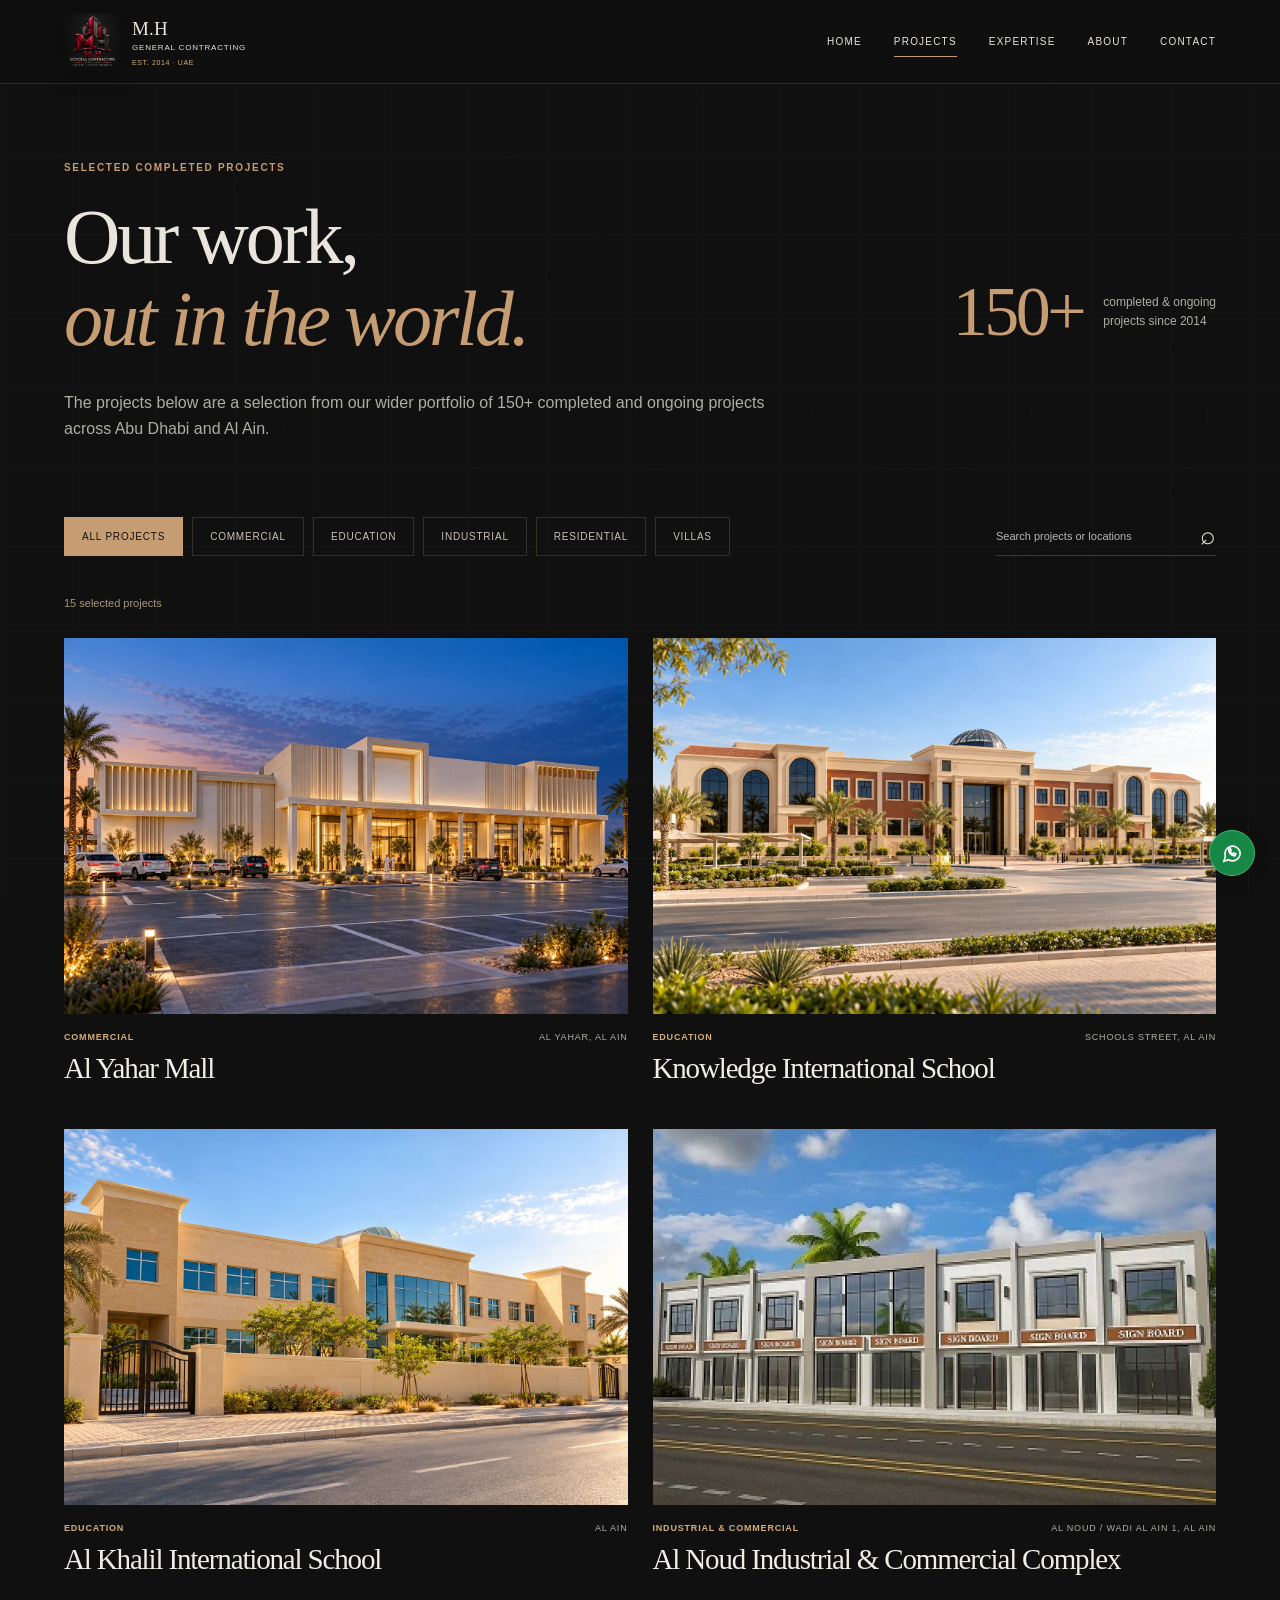
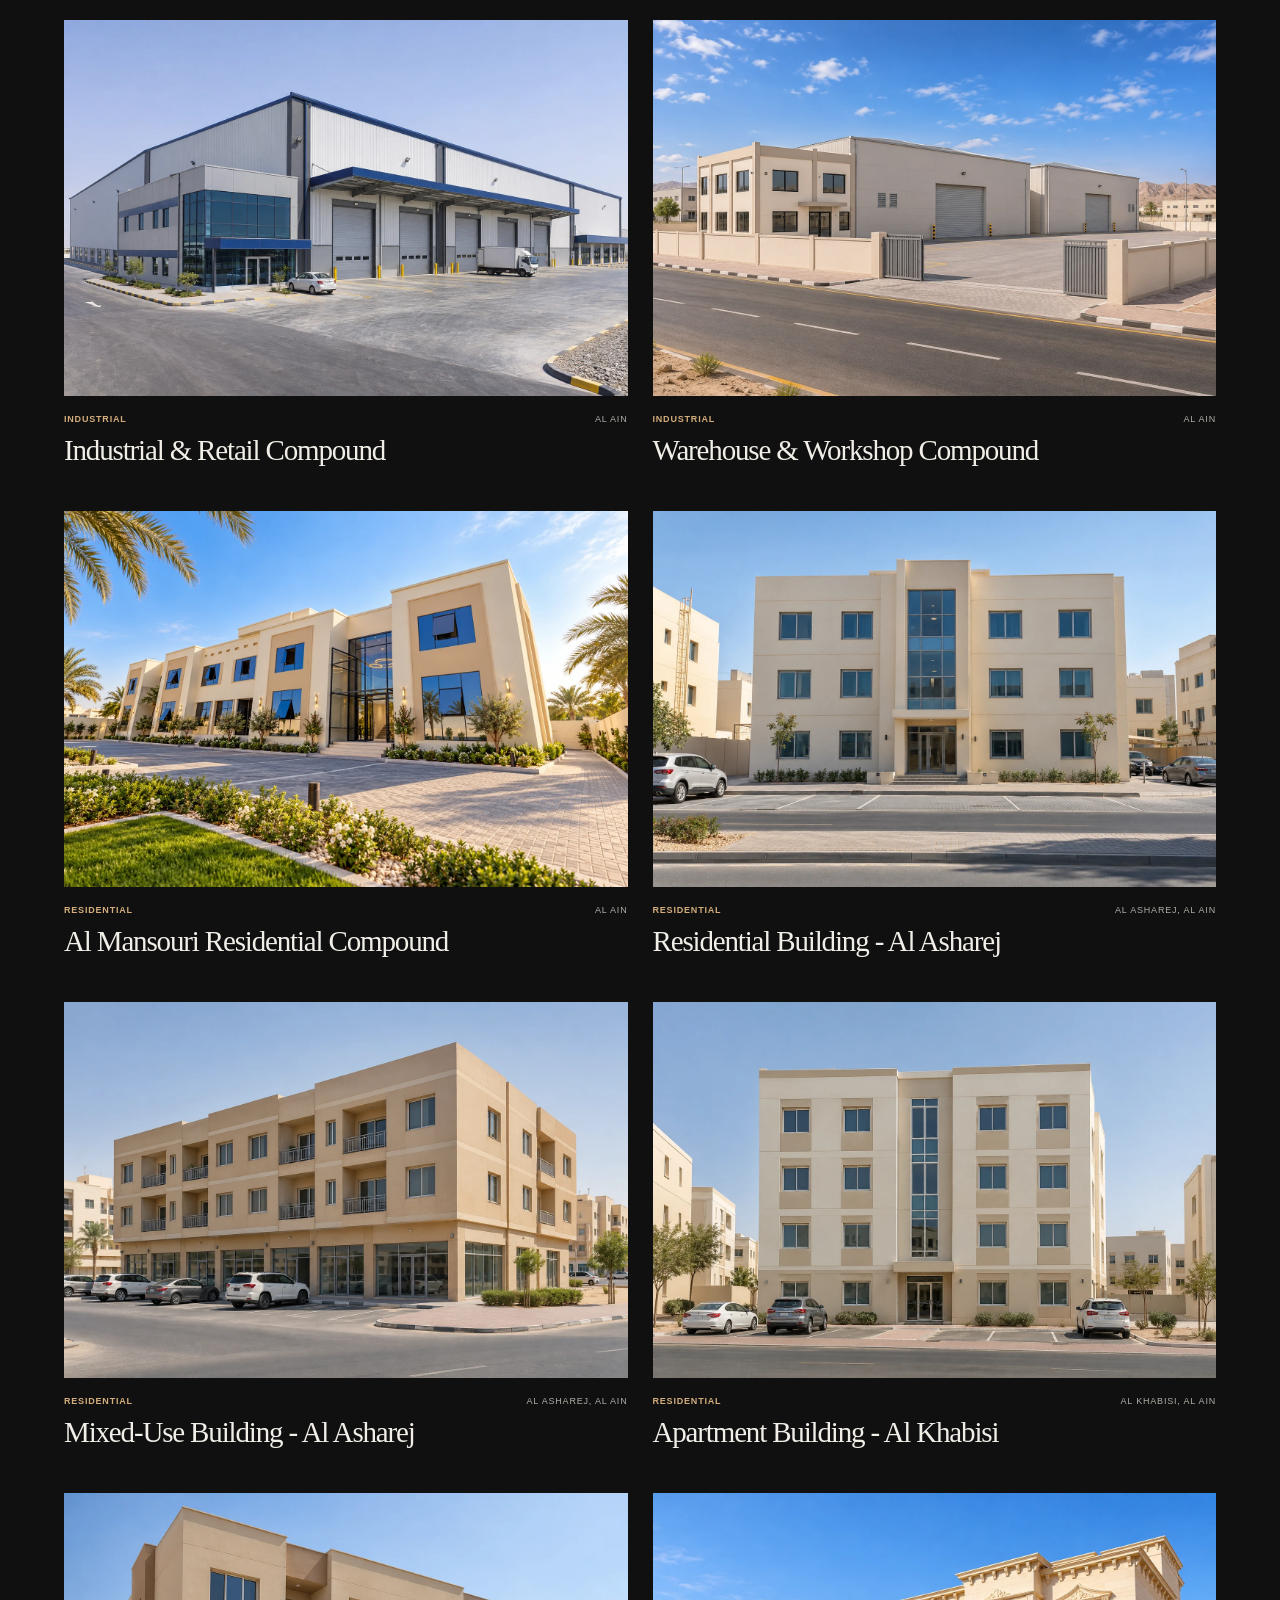
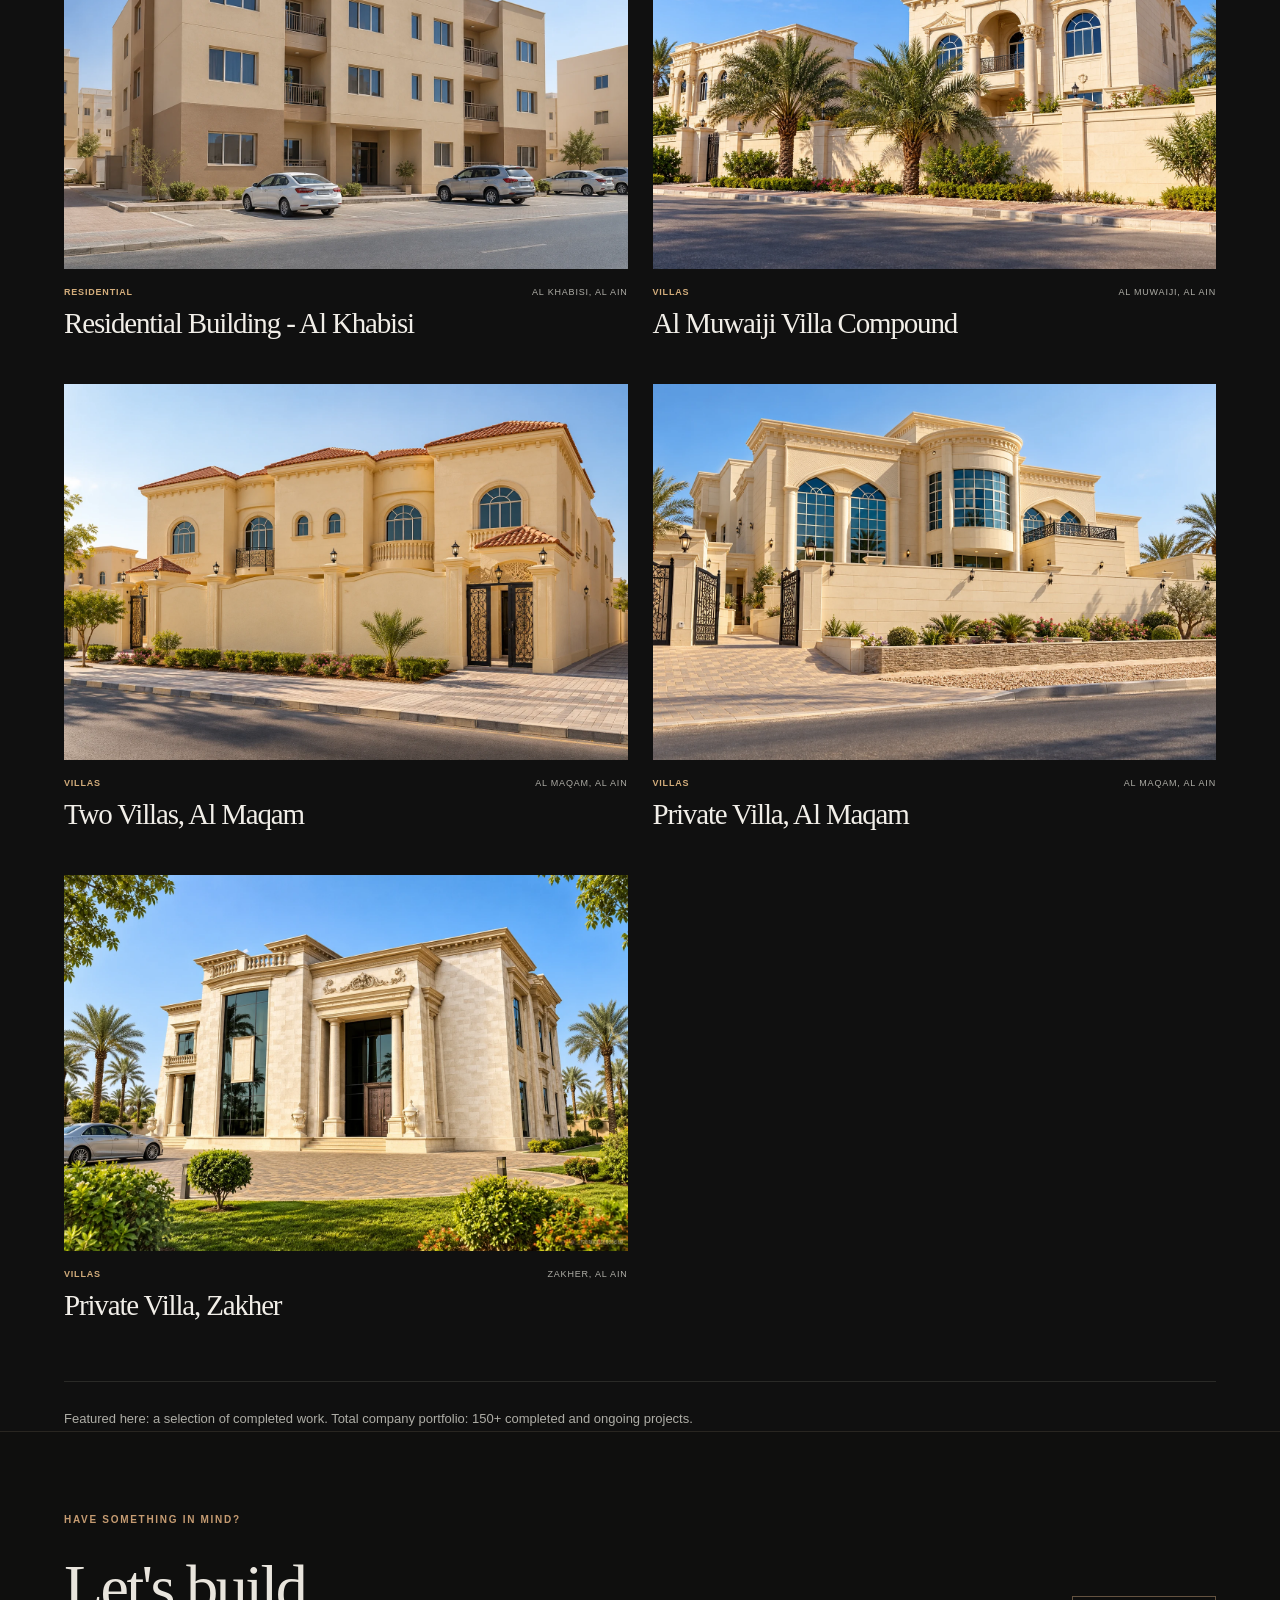
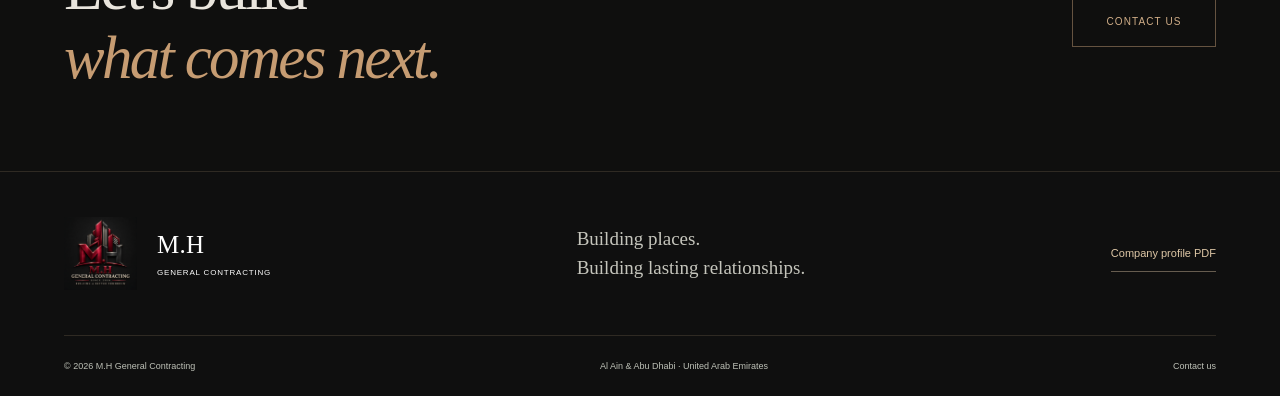
<file: projects.html>
<!doctype html>
<html lang="en"><head><meta charset="utf-8"><meta name="viewport" content="width=device-width,initial-scale=1"><title>Selected projects | M.H General Contracting</title><meta name="description" content="Construction across Abu Dhabi and Al Ain since 2014. Explore selected work from a portfolio of 150+ completed and ongoing M.H General Contracting projects."><meta name="theme-color" content="#101313"><meta property="og:title" content="Selected projects | M.H General Contracting"><meta property="og:type" content="website"><meta property="og:image" content="https://mh-gc.github.io/MH-general-contracting/assets/mall.webp"><link rel="icon" href="assets/logo.webp"><link rel="stylesheet" href="style.css?v=6"><script src="app.js?v=4" defer></script></head><body>
<a class="skip" href="#main">Skip to content</a>
<header class="site-header"><a class="brand" href="index.html" aria-label="M.H General Contracting home"><img src="assets/logo-3d.webp" alt="M.H General Contracting 3D logo" width="91" height="98"><span>M.H <b>GENERAL CONTRACTING</b><small>EST. 2014 · UAE</small></span></a><button class="menu-toggle" aria-label="Open navigation" aria-expanded="false" aria-controls="navigation"><span></span><span></span></button><nav id="navigation" aria-label="Main navigation"><a href="index.html" >Home</a><a href="projects.html" aria-current="page">Projects</a><a href="services.html" >Expertise</a><a href="about.html" >About</a><a class="nav-contact" href="contact.html" >Contact</a></nav></header>
<main id="main"><section class="page-intro wrap projects-intro"><p class="eyebrow">SELECTED COMPLETED PROJECTS</p><div class="project-title-row"><h1>Our work,<br><em>out in the world.</em></h1><div class="portfolio-count"><strong>150+</strong><span>completed & ongoing<br>projects since 2014</span></div></div><p class="page-lead">The projects below are a selection from our wider portfolio of 150+ completed and ongoing projects across Abu Dhabi and Al Ain.</p></section><section class="wrap portfolio-section"><div class="portfolio-tools"><div class="filters" role="group" aria-label="Filter projects"><button type="button" data-filter="All" aria-pressed="true">All projects</button><button type="button" data-filter="Commercial" aria-pressed="false">Commercial</button><button type="button" data-filter="Education" aria-pressed="false">Education</button><button type="button" data-filter="Industrial" aria-pressed="false">Industrial</button><button type="button" data-filter="Residential" aria-pressed="false">Residential</button><button type="button" data-filter="Villas" aria-pressed="false">Villas</button></div><label class="project-search"><span class="sr-only">Search selected projects</span><input type="search" id="project-search" placeholder="Search projects or locations"><span aria-hidden="true">⌕</span></label></div><p class="results-count" id="results-count" role="status">15 selected projects</p><div class="portfolio-grid" id="portfolio-grid"><a class="project-card " href="project.html?id=mall"><div class="project-photo"><img src="assets/mall.webp" alt="Al Yahar Mall" loading="lazy" width="1000" height="700"></div><div class="card-meta"><span>Commercial</span><span>Al Yahar, Al Ain</span></div><h3>Al Yahar Mall</h3></a><a class="project-card " href="project.html?id=knowledge"><div class="project-photo"><img src="assets/knowledge.webp" alt="Knowledge International School" loading="lazy" width="1000" height="700"></div><div class="card-meta"><span>Education</span><span>Schools Street, Al Ain</span></div><h3>Knowledge International School</h3></a><a class="project-card " href="project.html?id=khalil"><div class="project-photo"><img src="assets/khalil.webp" alt="Al Khalil International School" loading="lazy" width="1000" height="700"></div><div class="card-meta"><span>Education</span><span>Al Ain</span></div><h3>Al Khalil International School</h3></a><a class="project-card " href="project.html?id=al_noud"><div class="project-photo"><img src="assets/al_noud.webp" alt="Al Noud Industrial &amp; Commercial Complex" loading="lazy" width="1000" height="700"></div><div class="card-meta"><span>Industrial &amp; commercial</span><span>Al Noud / Wadi Al Ain 1, Al Ain</span></div><h3>Al Noud Industrial &amp; Commercial Complex</h3></a><a class="project-card " href="project.html?id=industrial_concept_a"><div class="project-photo"><img src="assets/industrial_concept_a.webp" alt="Industrial &amp; Retail Compound" loading="lazy" width="1000" height="700"></div><div class="card-meta"><span>Industrial</span><span>Al Ain</span></div><h3>Industrial &amp; Retail Compound</h3></a><a class="project-card " href="project.html?id=industrial_concept_b"><div class="project-photo"><img src="assets/industrial_concept_b.webp" alt="Warehouse &amp; Workshop Compound" loading="lazy" width="1000" height="700"></div><div class="card-meta"><span>Industrial</span><span>Al Ain</span></div><h3>Warehouse &amp; Workshop Compound</h3></a><a class="project-card " href="project.html?id=residential"><div class="project-photo"><img src="assets/residential.webp" alt="Al Mansouri Residential Compound" loading="lazy" width="1000" height="700"></div><div class="card-meta"><span>Residential</span><span>Al Ain</span></div><h3>Al Mansouri Residential Compound</h3></a><a class="project-card " href="project.html?id=simple_a"><div class="project-photo"><img src="assets/simple_a.webp" alt="Residential Building - Al Asharej" loading="lazy" width="1000" height="700"></div><div class="card-meta"><span>Residential</span><span>Al Asharej, Al Ain</span></div><h3>Residential Building - Al Asharej</h3></a><a class="project-card " href="project.html?id=simple_b"><div class="project-photo"><img src="assets/simple_b.webp" alt="Mixed-Use Building - Al Asharej" loading="lazy" width="1000" height="700"></div><div class="card-meta"><span>Residential</span><span>Al Asharej, Al Ain</span></div><h3>Mixed-Use Building - Al Asharej</h3></a><a class="project-card " href="project.html?id=simple_c"><div class="project-photo"><img src="assets/simple_c.webp" alt="Apartment Building - Al Khabisi" loading="lazy" width="1000" height="700"></div><div class="card-meta"><span>Residential</span><span>Al Khabisi, Al Ain</span></div><h3>Apartment Building - Al Khabisi</h3></a><a class="project-card " href="project.html?id=simple_d"><div class="project-photo"><img src="assets/simple_d.webp" alt="Residential Building - Al Khabisi" loading="lazy" width="1000" height="700"></div><div class="card-meta"><span>Residential</span><span>Al Khabisi, Al Ain</span></div><h3>Residential Building - Al Khabisi</h3></a><a class="project-card " href="project.html?id=villas1"><div class="project-photo"><img src="assets/villas1.webp" alt="Al Muwaiji Villa Compound" loading="lazy" width="1000" height="700"></div><div class="card-meta"><span>Villas</span><span>Al Muwaiji, Al Ain</span></div><h3>Al Muwaiji Villa Compound</h3></a><a class="project-card " href="project.html?id=villas2"><div class="project-photo"><img src="assets/villas2.webp" alt="Two Villas, Al Maqam" loading="lazy" width="1000" height="700"></div><div class="card-meta"><span>Villas</span><span>Al Maqam, Al Ain</span></div><h3>Two Villas, Al Maqam</h3></a><a class="project-card " href="project.html?id=villas3"><div class="project-photo"><img src="assets/villas3.webp" alt="Private Villa, Al Maqam" loading="lazy" width="1000" height="700"></div><div class="card-meta"><span>Villas</span><span>Al Maqam, Al Ain</span></div><h3>Private Villa, Al Maqam</h3></a><a class="project-card " href="project.html?id=villas4"><div class="project-photo"><img src="assets/villas4.webp" alt="Private Villa, Zakher" loading="lazy" width="1000" height="700"></div><div class="card-meta"><span>Villas</span><span>Zakher, Al Ain</span></div><h3>Private Villa, Zakher</h3></a></div><p class="empty-results" id="empty-results" hidden>No matching projects. Try a different search or sector.</p><p class="portfolio-note">Featured here: a selection of completed work. Total company portfolio: 150+ completed and ongoing projects.</p></section><section class="contact-strip"><div class="wrap"><p class="eyebrow">HAVE SOMETHING IN MIND?</p><div><h2>Let's build<br><em>what comes next.</em></h2><a class="button outline contact-text-link" href="contact.html" aria-label="Discuss your project">CONTACT US</a></div></div></section></main>
<footer><div class="wrap footer-top"><a class="footer-brand" href="index.html" aria-label="M.H General Contracting home"><img src="assets/logo-3d.webp" alt="" width="116" height="116"><span>M.H<small>GENERAL CONTRACTING</small></span></a><p>Building places.<br>Building lasting relationships.</p><a class="arrow-link pale" href="assets/company-profile.pdf" target="_blank" rel="noopener">Company profile PDF </a></div><div class="wrap footer-bottom"><span>© 2026 M.H General Contracting</span><span>Al Ain & Abu Dhabi · United Arab Emirates</span><a href="contact.html">Contact us </a></div></footer>
<a class="whatsapp" href="https://wa.me/971559505111" target="_blank" rel="noopener" aria-label="Chat with M.H on WhatsApp"><svg viewBox="0 0 24 24" fill="none" stroke="currentColor" stroke-width="1.7" aria-hidden="true"><path d="M20 11.5a8 8 0 0 1-12 7L3 20l1.5-5a8 8 0 1 1 15.5-3.5Z"/><path d="M8 7.5c0 4 2.5 6.5 6.5 7l1-2-2-1-1 1a6 6 0 0 1-3-3l1-1-1-2Z"/></svg><span>WhatsApp</span></a></body></html>
</file>
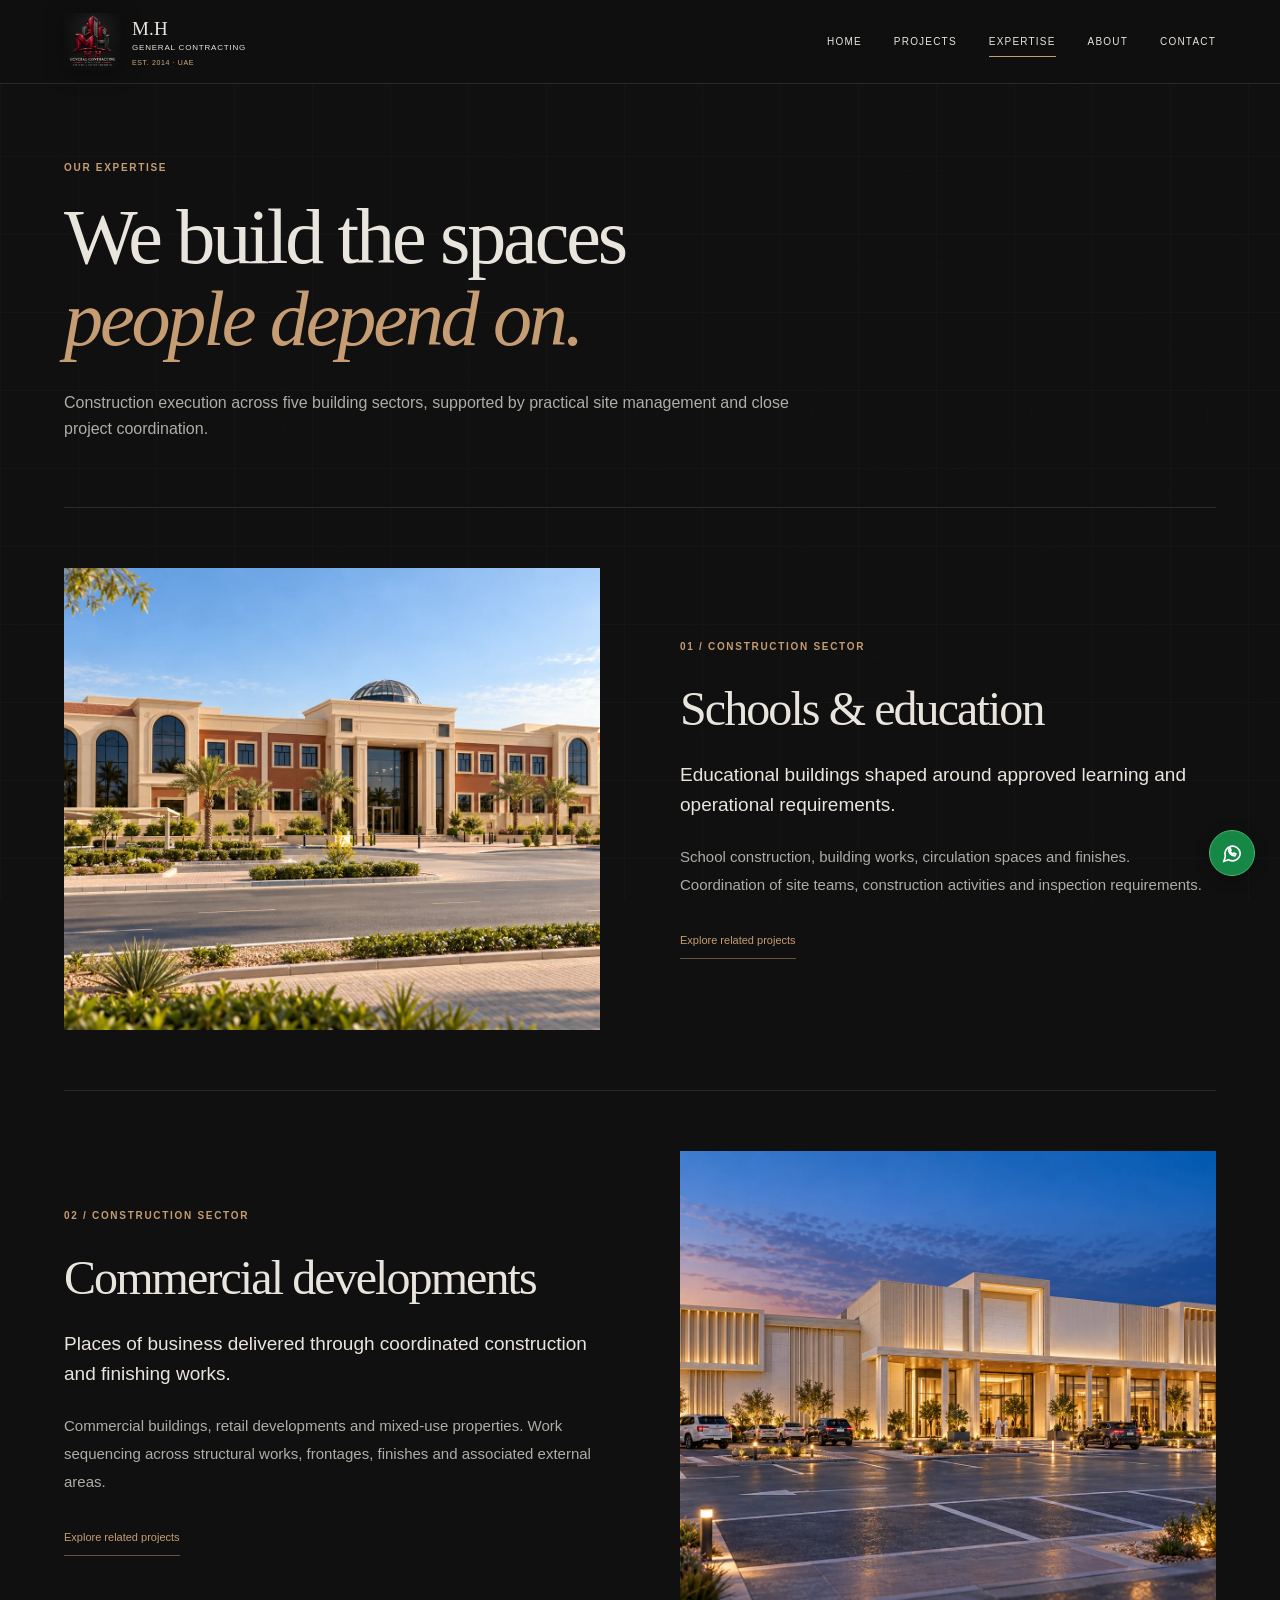
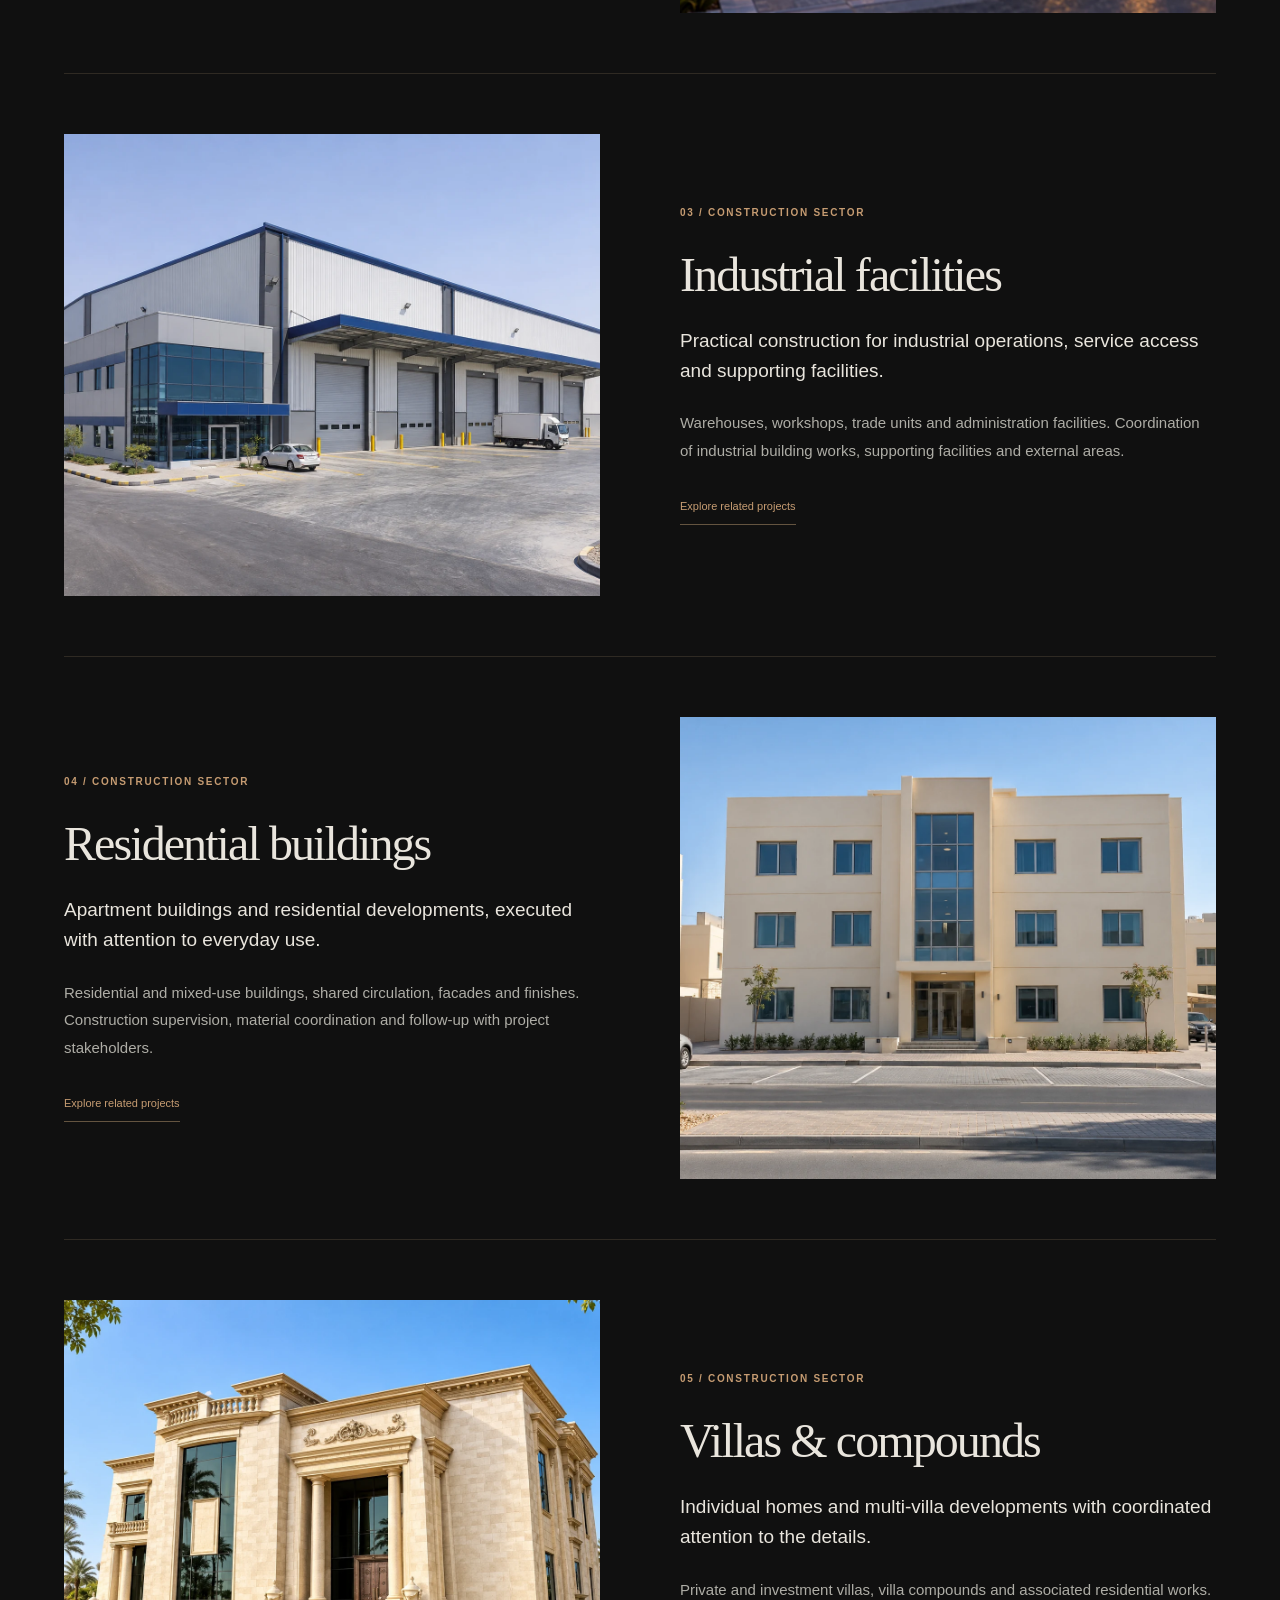
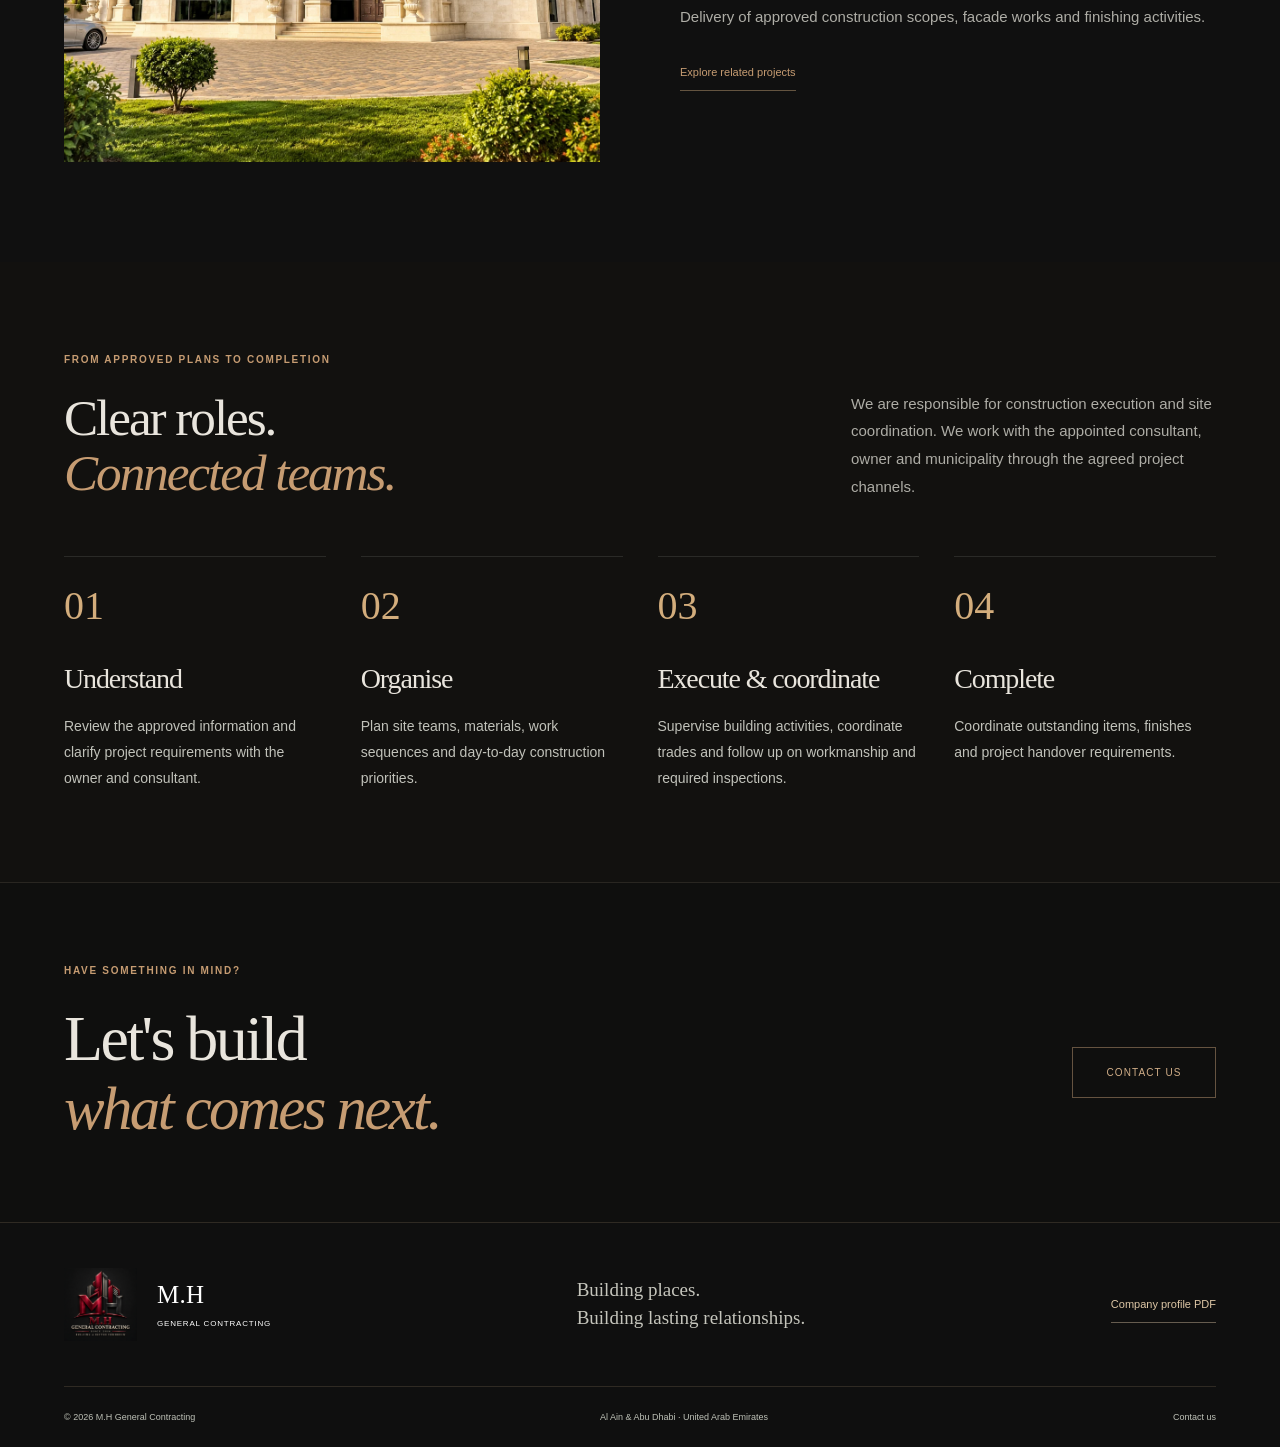
<file: services.html>
<!doctype html>
<html lang="en"><head><meta charset="utf-8"><meta name="viewport" content="width=device-width,initial-scale=1"><title>Our expertise | M.H General Contracting</title><meta name="description" content="Construction across Abu Dhabi and Al Ain since 2014. Explore selected work from a portfolio of 150+ completed and ongoing M.H General Contracting projects."><meta name="theme-color" content="#101313"><meta property="og:title" content="Our expertise | M.H General Contracting"><meta property="og:type" content="website"><meta property="og:image" content="https://mh-gc.github.io/MH-general-contracting/assets/mall.webp"><link rel="icon" href="assets/logo.webp"><link rel="stylesheet" href="style.css?v=6"><script src="app.js?v=4" defer></script></head><body>
<a class="skip" href="#main">Skip to content</a>
<header class="site-header"><a class="brand" href="index.html" aria-label="M.H General Contracting home"><img src="assets/logo-3d.webp" alt="M.H General Contracting 3D logo" width="91" height="98"><span>M.H <b>GENERAL CONTRACTING</b><small>EST. 2014 · UAE</small></span></a><button class="menu-toggle" aria-label="Open navigation" aria-expanded="false" aria-controls="navigation"><span></span><span></span></button><nav id="navigation" aria-label="Main navigation"><a href="index.html" >Home</a><a href="projects.html" >Projects</a><a href="services.html" aria-current="page">Expertise</a><a href="about.html" >About</a><a class="nav-contact" href="contact.html" >Contact</a></nav></header>
<main id="main"><section class="page-intro wrap"><p class="eyebrow">OUR EXPERTISE</p><h1>We build the spaces<br><em>people depend on.</em></h1><p class="page-lead">Construction execution across five building sectors, supported by practical site management and close project coordination.</p></section><div class="wrap service-list"><section class="service-row"><div class="service-img"><img src="assets/knowledge.webp" alt="Schools &amp; education construction project" width="900" height="700" loading="lazy"></div><div class="service-copy"><span class="eyebrow">01 / CONSTRUCTION SECTOR</span><h2>Schools & education</h2><p class="lead">Educational buildings shaped around approved learning and operational requirements.</p><p>School construction, building works, circulation spaces and finishes. Coordination of site teams, construction activities and inspection requirements.</p><a class="arrow-link" href="projects.html?sector=Education">Explore related projects </a></div></section><section class="service-row"><div class="service-img"><img src="assets/mall.webp" alt="Commercial developments construction project" width="900" height="700" loading="lazy"></div><div class="service-copy"><span class="eyebrow">02 / CONSTRUCTION SECTOR</span><h2>Commercial developments</h2><p class="lead">Places of business delivered through coordinated construction and finishing works.</p><p>Commercial buildings, retail developments and mixed-use properties. Work sequencing across structural works, frontages, finishes and associated external areas.</p><a class="arrow-link" href="projects.html?sector=Commercial">Explore related projects </a></div></section><section class="service-row"><div class="service-img"><img src="assets/industrial_concept_a.webp" alt="Industrial facilities construction project" width="900" height="700" loading="lazy"></div><div class="service-copy"><span class="eyebrow">03 / CONSTRUCTION SECTOR</span><h2>Industrial facilities</h2><p class="lead">Practical construction for industrial operations, service access and supporting facilities.</p><p>Warehouses, workshops, trade units and administration facilities. Coordination of industrial building works, supporting facilities and external areas.</p><a class="arrow-link" href="projects.html?sector=Industrial">Explore related projects </a></div></section><section class="service-row"><div class="service-img"><img src="assets/simple_a.webp" alt="Residential buildings construction project" width="900" height="700" loading="lazy"></div><div class="service-copy"><span class="eyebrow">04 / CONSTRUCTION SECTOR</span><h2>Residential buildings</h2><p class="lead">Apartment buildings and residential developments, executed with attention to everyday use.</p><p>Residential and mixed-use buildings, shared circulation, facades and finishes. Construction supervision, material coordination and follow-up with project stakeholders.</p><a class="arrow-link" href="projects.html?sector=Residential">Explore related projects </a></div></section><section class="service-row"><div class="service-img"><img src="assets/villas4.webp" alt="Villas &amp; compounds construction project" width="900" height="700" loading="lazy"></div><div class="service-copy"><span class="eyebrow">05 / CONSTRUCTION SECTOR</span><h2>Villas & compounds</h2><p class="lead">Individual homes and multi-villa developments with coordinated attention to the details.</p><p>Private and investment villas, villa compounds and associated residential works. Delivery of approved construction scopes, facade works and finishing activities.</p><a class="arrow-link" href="projects.html?sector=Villas">Explore related projects </a></div></section></div><section class="process-section"><div class="wrap"><div class="section-heading"><div><p class="eyebrow">FROM APPROVED PLANS TO COMPLETION</p><h2>Clear roles.<br><em>Connected teams.</em></h2></div><p>We are responsible for construction execution and site coordination. We work with the appointed consultant, owner and municipality through the agreed project channels.</p></div><div class="process-grid"><article><span>01</span><h3>Understand</h3><p>Review the approved information and clarify project requirements with the owner and consultant.</p></article><article><span>02</span><h3>Organise</h3><p>Plan site teams, materials, work sequences and day-to-day construction priorities.</p></article><article><span>03</span><h3>Execute & coordinate</h3><p>Supervise building activities, coordinate trades and follow up on workmanship and required inspections.</p></article><article><span>04</span><h3>Complete</h3><p>Coordinate outstanding items, finishes and project handover requirements.</p></article></div></div></section><section class="contact-strip"><div class="wrap"><p class="eyebrow">HAVE SOMETHING IN MIND?</p><div><h2>Let's build<br><em>what comes next.</em></h2><a class="button outline contact-text-link" href="contact.html" aria-label="Discuss your project">CONTACT US</a></div></div></section></main>
<footer><div class="wrap footer-top"><a class="footer-brand" href="index.html" aria-label="M.H General Contracting home"><img src="assets/logo-3d.webp" alt="" width="116" height="116"><span>M.H<small>GENERAL CONTRACTING</small></span></a><p>Building places.<br>Building lasting relationships.</p><a class="arrow-link pale" href="assets/company-profile.pdf" target="_blank" rel="noopener">Company profile PDF </a></div><div class="wrap footer-bottom"><span>© 2026 M.H General Contracting</span><span>Al Ain & Abu Dhabi · United Arab Emirates</span><a href="contact.html">Contact us </a></div></footer>
<a class="whatsapp" href="https://wa.me/971559505111" target="_blank" rel="noopener" aria-label="Chat with M.H on WhatsApp"><svg viewBox="0 0 24 24" fill="none" stroke="currentColor" stroke-width="1.7" aria-hidden="true"><path d="M20 11.5a8 8 0 0 1-12 7L3 20l1.5-5a8 8 0 1 1 15.5-3.5Z"/><path d="M8 7.5c0 4 2.5 6.5 6.5 7l1-2-2-1-1 1a6 6 0 0 1-3-3l1-1-1-2Z"/></svg><span>WhatsApp</span></a></body></html>
</file>
<file: style.css>
:root{--wine:#7d1730;--ink:#282823;--muted:#6a6962;--paper:#faf9f6;--sand:#eeece5;--line:#d8d5cd;--ease:cubic-bezier(.22,.61,.36,1)}*{box-sizing:border-box}html{scroll-behavior:smooth;scroll-padding-top:110px}body{margin:0;background:var(--paper);color:var(--ink);font-family:Arial,Helvetica,sans-serif;-webkit-font-smoothing:antialiased}a{color:inherit;text-decoration:none}button,input{font:inherit}button,a,input{ -webkit-tap-highlight-color:transparent}button{cursor:pointer}img{display:block;max-width:100%;object-fit:cover}p{color:var(--muted);line-height:1.75;font-size:16px;margin:0 0 23px}h1,h2,h3{font-weight:500;margin:0;letter-spacing:-.055em;line-height:1.08}h1{font-size:clamp(48px,5.5vw,86px)}h2{font-size:clamp(36px,4vw,61px)}h3{font-size:26px;letter-spacing:-.035em}em{font-family:Georgia,'Times New Roman',serif;font-weight:400;font-style:italic;color:var(--wine)}.wrap{width:min(1360px,calc(100% - 112px));margin-inline:auto}.eyebrow{display:block;color:var(--wine);font-size:11px;letter-spacing:.15em;font-weight:700;line-height:1.6;margin:0 0 28px;text-transform:uppercase}.lead{font-size:21px;line-height:1.6;color:var(--ink)}.arrow-link{display:inline-flex;align-items:center;justify-content:space-between;gap:32px;font-size:14px;font-weight:600;padding:12px 0;border-bottom:1px solid var(--ink)}.arrow-link span{font-size:23px;transition:transform .25s}.arrow-link:hover span{transform:translate(3px,-3px)}.button{display:inline-flex;justify-content:space-between;align-items:center;gap:35px;background:var(--wine);color:white;padding:20px 26px;font-size:14px;font-weight:600}.button span{font-size:23px}.button:hover{background:#571022}.button.outline{background:transparent;color:var(--wine);border:1px solid var(--wine)}:focus-visible{outline:3px solid #bd8b43;outline-offset:5px}.skip{position:fixed;left:12px;top:-80px;background:var(--wine);color:white;padding:14px;z-index:100}.skip:focus{top:10px}.sr-only{position:absolute;width:1px;height:1px;padding:0;margin:-1px;overflow:hidden;clip:rect(0,0,0,0);white-space:nowrap;border:0}[hidden]{display:none!important}
.site-header{height:106px;display:flex;align-items:center;justify-content:space-between;padding:0 56px;border-bottom:1px solid var(--line);background:rgba(250,249,246,.97);position:sticky;top:0;z-index:30}.brand{display:flex;gap:14px;align-items:center}.brand img{width:60px;height:66px;object-fit:contain;mix-blend-mode:multiply}.brand>span{font-size:22px;letter-spacing:.01em}.brand b{display:block;font-size:11px;letter-spacing:.05em;margin:3px 0 7px}.brand small{display:block;color:var(--wine);font-size:9px;letter-spacing:.14em}.site-header nav{display:flex;align-items:center;gap:34px;font-size:13px;font-weight:600}.site-header nav>a{position:relative;padding:12px 0}.site-header nav>a:not(.nav-contact):after{content:'';position:absolute;height:2px;background:var(--wine);bottom:2px;left:0;right:100%;transition:right .25s}.site-header nav>a[aria-current]:after,.site-header nav>a:hover:after{right:0}.site-header nav .nav-contact{background:var(--wine);color:white;padding:16px 20px;margin-left:10px;display:flex;align-items:center;gap:30px}.nav-contact span{font-size:23px}.menu-toggle{display:none}
.home-intro{padding-top:48px;padding-bottom:44px}.home-kicker{display:flex;justify-content:space-between;align-items:center}.home-kicker .eyebrow{margin:0}.location{font-size:10px;color:var(--muted);letter-spacing:.13em}.hero-heading{display:grid;grid-template-columns:1.7fr .65fr;gap:60px;align-items:end;margin-top:36px}.hero-heading h1{font-size:clamp(52px,5.9vw,92px)}.intro-side{padding-bottom:3px;max-width:280px}.intro-side p{font-size:14px;margin-bottom:12px}.hero-visual{height:clamp(440px,52vw,740px);position:relative;margin:0 24px;overflow:hidden;background:var(--sand)}.hero-visual>img{width:100%;height:100%;object-position:center 58%}.hero-visual:after{content:'';position:absolute;inset:40% 0 0;background:linear-gradient(transparent,rgba(0,0,0,.6));pointer-events:none}.hero-caption{position:absolute;bottom:40px;left:42px;right:42px;display:flex;align-items:center;justify-content:space-between;color:white;z-index:1}.hero-caption span{font-size:10px;letter-spacing:.14em}.hero-caption h2{font-size:35px;margin-top:12px}.hero-caption>a{border:1px solid #ffffff70;border-radius:50%;width:60px;height:60px;display:grid;place-items:center;font-size:27px;transition:background .2s}.hero-caption>a:hover{background:var(--wine)}.vertical-note{position:absolute;right:23px;top:35px;writing-mode:vertical-rl;color:#fff;font-size:9px;letter-spacing:.18em;z-index:1}.home-proof{display:grid;grid-template-columns:1.1fr 1fr;gap:120px;padding-block:115px}.home-proof>div:last-child{padding-top:39px}.home-proof h2{font-size:clamp(44px,4.8vw,74px)}.selected-section{background:var(--sand);padding:100px 0}.section-heading{display:flex;justify-content:space-between;align-items:end;gap:65px;margin-bottom:55px}.section-heading>div:last-child:not(:first-child),.section-heading>p{max-width:365px;flex:1}.section-heading>div:first-child{flex:1.5}.section-heading>p{margin:0}.section-heading .eyebrow{margin-bottom:22px}.selected-grid{display:grid;grid-template-columns:1.2fr 1fr;gap:52px 40px}.selected-grid>.project-card:first-child{grid-row:span 2}.selected-grid>.project-card:first-child .project-photo{aspect-ratio:3/4}.selected-grid>.project-card:not(:first-child) .project-photo{aspect-ratio:1.9}.project-photo{aspect-ratio:1.48;position:relative;overflow:hidden;background:#ddd9d1}.project-photo>img{height:100%;width:100%;transition:transform .7s var(--ease)}.project-card:hover img{transform:scale(1.04)}.project-go{position:absolute;right:18px;bottom:18px;background:var(--paper);border-radius:50%;width:44px;height:44px;display:grid;place-items:center;font-size:22px;transition:background .25s,color .25s}.project-card:hover .project-go{background:var(--wine);color:white}.card-meta{display:flex;justify-content:space-between;gap:15px;text-transform:uppercase;font-size:9px;letter-spacing:.09em;color:var(--muted);margin:21px 0 11px}.card-meta>span:first-child{color:var(--wine);font-weight:700}.project-card h3{font-size:24px}.home-expertise{display:grid;grid-template-columns:1fr 1.1fr;gap:100px;padding-block:110px}.home-expertise h2{margin-bottom:35px}.expertise-links>a{display:flex;align-items:center;gap:26px;border-top:1px solid var(--line);padding:24px 0}.expertise-links>a:last-child{border-bottom:1px solid var(--line)}.expertise-links>a>span{font-size:10px;color:var(--wine);align-self:flex-start;padding-top:5px}.expertise-links h3{flex:1;font-size:27px}.expertise-links b{font-size:25px;font-weight:400;transition:transform .2s}.expertise-links>a:hover b{transform:translate(4px,-4px)}.coordination-band{background:var(--wine);color:white;padding:85px 0}.coordination-band .wrap{display:grid;grid-template-columns:1.25fr 1fr;column-gap:80px}.coordination-band .eyebrow{grid-column:1/-1;color:#e5c1c8}.coordination-band h2{font-size:clamp(38px,4.3vw,65px)}.coordination-band p:last-child{color:#f0dce1;font-size:18px;margin:0}.contact-strip{padding-block:105px}.contact-strip .wrap>div{display:flex;align-items:center;justify-content:space-between;gap:35px}.contact-strip h2{font-size:clamp(48px,5.8vw,87px)}.circle-link{width:110px;height:110px;border:1px solid var(--wine);border-radius:50%;color:var(--wine);display:grid;place-items:center;font-size:45px;transition:background .2s,color .2s}.circle-link:hover{background:var(--wine);color:white}
footer{background:#242723;color:white}.footer-top{display:flex;align-items:center;justify-content:space-between;gap:40px;padding-block:60px}.footer-brand{font-family:Georgia,serif;font-size:65px;line-height:1}.footer-brand span{display:block;font-family:Arial,sans-serif;font-size:9px;letter-spacing:.16em;margin-top:12px}.footer-top p{color:#d6d7d1;font-size:21px;line-height:1.5;margin:0}.arrow-link.pale{color:#eee;border-color:#71736c}.footer-bottom{padding:25px 0;display:flex;justify-content:space-between;gap:20px;border-top:1px solid #494b43;font-size:10px;color:#bfc2b8}.whatsapp{position:fixed;right:25px;bottom:24px;display:flex;align-items:center;gap:9px;padding:15px;border-radius:50px;background:var(--wine);color:#fff;z-index:25;box-shadow:0 3px 20px #0002}.whatsapp svg{width:24px;height:24px}.whatsapp span{font-size:12px;font-weight:600;display:none}.whatsapp:hover span{display:block}
.page-intro{padding:70px 0 65px}.page-intro h1{max-width:1050px}.page-lead{max-width:680px;margin:30px 0 0;font-size:19px;line-height:1.65}.wide-photo{height:520px;overflow:hidden}.wide-photo img{height:100%;width:100%}.story{display:grid;grid-template-columns:.55fr 1.25fr;gap:80px;padding-block:100px}.story h2{margin-bottom:40px}.story>div{max-width:760px}.stats-section{padding-bottom:90px}.numbers{display:grid;grid-template-columns:repeat(4,1fr);border-top:1px solid var(--line);padding-top:35px;gap:24px}.numbers strong{font-size:72px;letter-spacing:-.06em;font-weight:500;color:var(--wine)}.numbers strong span{font-size:39px;vertical-align:top}.numbers p{font-size:13px;margin:10px 0 0}.companies-section{background:var(--sand);padding:95px 0}.company-main{border-top:2px solid var(--wine);padding:30px;background:var(--paper);max-width:750px}.company-main>span,.company-branches article>span{font-size:10px;font-weight:700;letter-spacing:.09em;color:var(--wine)}.company-main h3{font-size:36px;margin:18px 0}.company-main p{max-width:620px;margin:0}.company-branches{display:grid;grid-template-columns:repeat(3,1fr);gap:38px;padding-top:45px;position:relative}.company-branches:before{content:'';position:absolute;left:30px;top:0;height:45px;width:1px;background:var(--line)}.company-branches article{border-top:1px solid var(--line);padding-top:25px}.company-branches h3{margin:18px 0;font-size:27px}.company-branches p{font-size:15px;margin:0}.team-section{padding-block:100px}.team-grid{display:grid;grid-template-columns:repeat(4,1fr);gap:28px}.team-monogram{font-family:Georgia,serif;font-size:48px;color:var(--wine);border-bottom:1px solid var(--line);padding:10px 0 28px;margin-bottom:25px}.team-grid .eyebrow{font-size:9px;min-height:30px;margin-bottom:10px;letter-spacing:.05em}.team-grid h3{font-size:23px;letter-spacing:-.04em}.experience{display:block;font-size:12px;color:var(--wine);margin:15px 0}.team-grid p{font-size:14px;margin:0}
.service-list{padding-bottom:40px}.service-row{display:grid;grid-template-columns:1fr 1fr;gap:80px;align-items:center;padding:60px 0;border-top:1px solid var(--line)}.service-row:nth-child(even) .service-img{order:2}.service-img{aspect-ratio:1.16;overflow:hidden}.service-img img{width:100%;height:100%}.service-copy h2{font-size:46px;margin-bottom:25px}.service-copy p:not(.lead){font-size:15px}.service-copy .lead{font-size:19px}.process-section{background:var(--sand);padding:90px 0}.process-grid{display:grid;grid-template-columns:repeat(4,1fr);gap:35px}.process-grid article{border-top:1px solid var(--line);padding-top:25px}.process-grid article>span{font-family:Georgia,serif;font-size:40px;color:var(--wine)}.process-grid h3{margin:35px 0 20px;font-size:25px}.process-grid p{font-size:14px;margin:0}
.project-title-row{display:flex;align-items:end;justify-content:space-between;gap:45px}.portfolio-count{display:flex;gap:20px;align-items:center;padding-bottom:8px}.portfolio-count strong{font-size:80px;letter-spacing:-.07em;font-weight:500;color:var(--wine)}.portfolio-count span{font-size:12px;line-height:1.6;color:var(--muted)}.portfolio-tools{display:flex;justify-content:space-between;align-items:center;gap:28px;border-block:1px solid var(--line);padding-block:22px}.filters{display:flex;flex-wrap:wrap;gap:5px}.filters button{border:0;background:transparent;padding:12px 15px;font-size:12px;color:var(--muted)}.filters button[aria-pressed=true]{background:var(--wine);color:white}.filters button:hover:not([aria-pressed=true]){background:var(--sand)}.project-search{display:flex;align-items:center;border-bottom:1px solid var(--line);min-width:240px;gap:15px}.project-search input{width:100%;border:0;background:transparent;padding:13px 0;font-size:12px;color:var(--ink);min-width:0}.project-search>span:last-child{font-size:26px}.results-count{font-size:12px;margin:25px 0}.portfolio-grid{display:grid;grid-template-columns:repeat(2,minmax(0,1fr));gap:55px 38px}.portfolio-grid .project-card:nth-child(4n+2){margin-top:65px}.portfolio-note{margin:60px 0 0;padding-top:25px;border-top:1px solid var(--line);font-size:13px}.empty-results{padding:60px 20px;text-align:center;background:var(--sand)}
.detail-shell{padding-top:40px}.back-link{display:inline-block;font-size:12px;color:var(--muted);padding:12px 0;margin-bottom:40px}.detail-title .eyebrow{margin-bottom:20px}.detail-title h1{font-size:clamp(44px,5.4vw,80px);max-width:1000px}.detail-title>p{margin:25px 0 35px;font-size:16px}.detail-main-image{margin:0;position:relative}.detail-main-image button,.detail-gallery button{border:0;padding:0;background:var(--sand);width:100%;text-align:left;cursor:zoom-in;position:relative;display:block}.detail-main-image img{width:100%;aspect-ratio:1.82}.zoom-label{position:absolute;right:18px;bottom:18px;color:white;background:#2228;padding:12px 15px;font-size:11px;pointer-events:none}.detail-copy{display:grid;grid-template-columns:1.2fr .7fr;gap:110px;padding:75px 0}.detail-copy h2{font-size:40px;margin-bottom:30px}.detail-copy .lead{font-size:21px}.scope-box{margin-top:40px;padding-top:25px;border-top:1px solid var(--line)}.scope-box .eyebrow{margin-bottom:15px}.project-facts{margin:0}.project-facts>div{border-top:1px solid var(--line);padding:19px 0}.project-facts dt{font-size:10px;letter-spacing:.12em;color:var(--wine);margin-bottom:11px;font-weight:600;text-transform:uppercase}.project-facts dd{margin:0;font-size:16px;line-height:1.5}.detail-gallery img{width:100%;aspect-ratio:1.8}.detail-gallery figcaption{font-size:11px;color:var(--muted);padding-top:14px}.detail-gallery{margin:0}.next-project{margin-top:70px;padding:35px 0;border-block:1px solid var(--line);display:flex;align-items:center;justify-content:space-between;gap:40px}.next-project .eyebrow{margin:0 0 10px}.next-project h3{font-size:31px}.next-project>span{font-size:42px;color:var(--wine)}.lightbox{border:0;background:#161815;color:white;padding:0;width:min(1500px,95vw);max-width:95vw;max-height:94vh;overflow:auto}.lightbox::backdrop{background:#000d}.lightbox img{width:100%;max-height:84vh;object-fit:contain}.lightbox-top{display:flex;justify-content:space-between;align-items:center;padding:15px 20px;gap:20px}.lightbox-top p{color:#eee;font-size:12px;margin:0}.lightbox-close{color:white;background:transparent;border:1px solid #fff7;padding:8px 13px;font-size:14px}.no-scroll{overflow:hidden}.project-error{padding-block:60px}.project-error p{max-width:600px}
.contact-grid{display:grid;grid-template-columns:1fr 1fr;gap:90px;padding-bottom:95px}.contact-main{background:var(--sand);padding:45px}.contact-main h2{font-size:45px;margin-bottom:25px}.contact-main p:not(.eyebrow){font-size:15px}.contact-main .button{width:100%;margin:5px 0 15px}.contact-list>a{display:block;border-top:1px solid var(--line);padding:23px 30px 23px 0;position:relative}.contact-list>a>span,.office>span{display:block;font-size:10px;font-weight:700;letter-spacing:.12em;color:var(--wine);margin-bottom:14px}.contact-list strong{font-size:27px;font-weight:500;letter-spacing:-.03em}.contact-list strong.email{font-size:21px;overflow-wrap:anywhere}.contact-list>a>b{position:absolute;right:0;top:45px;font-size:24px;font-weight:400}.office{border-top:1px solid var(--line);padding-top:25px}.office h3{font-size:24px;margin-bottom:20px}.office p{font-size:15px;margin-bottom:12px}.office .arrow-link{font-size:12px}.contact-download{display:flex;justify-content:space-between;align-items:center;gap:40px;padding:50px 0 85px;border-top:1px solid var(--line)}.contact-download h2{font-size:38px;margin-bottom:20px}.contact-download .eyebrow{margin-bottom:15px}.contact-download p:last-child{margin:0}.contact-download .button{flex-shrink:0}
@media(min-width:1600px){.hero-heading{grid-template-columns:1.7fr .6fr}.hero-heading h1{font-size:95px}}
@media(max-width:1100px){.wrap{width:calc(100% - 64px)}.site-header{padding-inline:32px;height:96px}.site-header nav{gap:22px}.hero-heading{gap:30px;grid-template-columns:1.6fr .7fr}.hero-heading h1{font-size:61px}.home-proof{gap:60px}.home-expertise{gap:55px}.section-heading{gap:40px}.service-row{gap:45px}.service-copy h2{font-size:38px}.portfolio-tools{flex-direction:column;align-items:stretch}.project-search{max-width:100%}.team-grid{grid-template-columns:1fr 1fr;gap:45px}.contact-grid{gap:45px}.contact-main{padding:30px}.contact-list strong{font-size:25px}.contact-list strong.email{font-size:19px}.detail-copy{gap:60px}.portfolio-count{flex-direction:column;gap:0;align-items:flex-start}.portfolio-count strong{font-size:70px}.footer-top{gap:25px}.footer-top p{font-size:18px}.numbers strong{font-size:60px}}
@media(max-width:760px){html{scroll-padding-top:90px}.wrap{width:calc(100% - 40px)}.site-header{height:84px;padding-inline:20px}.brand{gap:10px}.brand img{width:44px;height:54px}.brand>span{font-size:19px}.brand b{font-size:9px}.brand small{font-size:8px}.menu-toggle{display:flex;flex-direction:column;gap:7px;border:0;padding:15px 3px;background:transparent;width:36px}.menu-toggle span{height:1px;background:var(--ink);width:29px;transition:transform .2s}.menu-toggle[aria-expanded=true] span:first-child{transform:translateY(4px) rotate(45deg)}.menu-toggle[aria-expanded=true] span:last-child{transform:translateY(-4px) rotate(-45deg)}.site-header nav{display:none;position:absolute;left:0;right:0;top:84px;padding:20px;background:var(--paper);border-bottom:1px solid var(--line);flex-direction:column;align-items:stretch;gap:5px;box-shadow:0 15px 20px #0001}.site-header nav.open{display:flex}.site-header nav>a{padding:15px 0;font-size:16px}.site-header nav .nav-contact{margin:10px 0 0;justify-content:space-between;padding:14px 18px}.site-header nav>a:not(.nav-contact):after{display:none}.site-header nav>a[aria-current]{color:var(--wine)}.site-header nav .nav-contact[aria-current]{color:white}.home-intro{padding-top:30px;padding-bottom:30px}.home-kicker .eyebrow{font-size:9px;letter-spacing:.1em}.location{font-size:8px;letter-spacing:.07em}.hero-heading{display:block;margin-top:30px}.hero-heading h1{font-size:clamp(41px,8.7vw,65px);letter-spacing:-.055em;line-height:1.07}.intro-side{max-width:100%;display:flex;align-items:end;gap:25px;margin-top:25px}.intro-side p{font-size:12px;line-height:1.6;flex:1;margin:0}.intro-side .arrow-link{font-size:11px;gap:14px;flex-shrink:0;padding-bottom:5px}.hero-visual{margin-inline:10px;height:440px}.hero-visual>img{object-position:55% center}.hero-caption{left:20px;right:20px;bottom:24px}.hero-caption span{font-size:8px;letter-spacing:.1em}.hero-caption h2{font-size:29px;margin-top:10px}.hero-caption>a{width:46px;height:46px;font-size:23px}.vertical-note{right:15px;top:24px;font-size:8px}.home-proof{display:block;padding-block:65px}.home-proof h2{font-size:49px}.home-proof>div:last-child{padding-top:30px}.lead{font-size:19px}p{font-size:15px}.eyebrow{font-size:10px;margin-bottom:23px}.selected-section{padding-block:65px}.section-heading{display:block;margin-bottom:35px}.section-heading>div:last-child:not(:first-child),.section-heading>p{max-width:100%;margin-top:25px}.section-heading h2{font-size:39px}.section-heading>div>p:not(.eyebrow){font-size:14px;margin-bottom:10px}.selected-grid{grid-template-columns:1fr;gap:35px}.selected-grid>.project-card:first-child{grid-row:auto}.selected-grid>.project-card:first-child .project-photo,.selected-grid>.project-card:not(:first-child) .project-photo{aspect-ratio:1.35}.card-meta{font-size:8px;margin-top:16px}.project-card h3{font-size:25px}.home-expertise{display:block;padding-block:65px}.home-expertise>div:first-child{margin-bottom:40px}.home-expertise h2{font-size:43px;margin-bottom:20px}.expertise-links>a{padding-block:22px;gap:20px}.expertise-links h3{font-size:24px}.coordination-band{padding-block:60px}.coordination-band .wrap{display:block}.coordination-band h2{font-size:43px;margin-bottom:25px}.coordination-band p:last-child{font-size:16px}.contact-strip{padding-block:70px}.contact-strip h2{font-size:clamp(37px,8vw,59px)}.contact-strip .wrap>div{gap:15px}.circle-link{width:65px;height:65px;font-size:30px;flex-shrink:0}.footer-top{flex-wrap:wrap;padding-block:45px;gap:30px}.footer-brand{font-size:58px}.footer-top p{font-size:17px}.footer-top>.arrow-link{width:100%;font-size:12px}.footer-bottom{flex-direction:column;font-size:9px;gap:15px;padding-bottom:30px}.whatsapp{right:17px;bottom:17px;padding:13px}.whatsapp:hover span{display:none}.page-intro{padding:48px 0 45px}.page-intro h1{font-size:clamp(39px,8.5vw,61px)}.page-lead{font-size:16px;margin-top:25px}.wide-photo{height:340px}.story{display:block;padding-block:60px}.story h2{font-size:41px;margin-bottom:28px}.stats-section{padding-bottom:60px}.numbers{grid-template-columns:1fr 1fr;row-gap:30px}.numbers strong{font-size:60px}.numbers strong span{font-size:30px}.numbers p{font-size:12px}.companies-section{padding-block:65px}.company-main{padding:24px}.company-main h3{font-size:29px}.company-main p{font-size:14px}.company-branches{grid-template-columns:1fr;gap:28px;padding-top:30px;padding-left:24px}.company-branches:before{left:0;top:0;bottom:0;height:auto}.company-branches h3{font-size:27px}.company-branches p{font-size:14px}.team-section{padding-block:65px}.team-grid{gap:35px 20px}.team-monogram{font-size:40px;padding-bottom:20px}.team-grid h3{font-size:22px;line-height:1.2}.team-grid .eyebrow{font-size:8px;min-height:30px;line-height:1.7}.team-grid p{font-size:12px;line-height:1.65}.experience{font-size:10px;margin-block:12px}.service-row{display:flex;flex-direction:column;gap:30px;padding-block:35px;align-items:stretch}.service-row:nth-child(even) .service-img{order:0}.service-img{aspect-ratio:1.35}.service-copy h2{font-size:37px}.service-copy .lead{font-size:18px}.service-copy p:not(.lead){font-size:14px}.service-copy .eyebrow{margin-bottom:18px}.process-section{padding-block:65px}.process-grid{grid-template-columns:1fr 1fr;gap:35px 23px}.process-grid h3{font-size:24px;margin:23px 0 16px}.process-grid p{font-size:13px}.process-grid article>span{font-size:33px}.project-title-row{align-items:center;gap:22px}.projects-intro h1{font-size:43px}.portfolio-count strong{font-size:48px}.portfolio-count span{font-size:9px;line-height:1.4}.portfolio-tools{padding-block:18px;gap:17px}.filters{gap:3px}.filters button{font-size:11px;padding:10px 11px}.project-search input{font-size:13px}.portfolio-grid{grid-template-columns:1fr;gap:35px}.portfolio-grid .project-card:nth-child(4n+2){margin-top:0}.portfolio-note{font-size:12px;margin-top:40px}.detail-shell{padding-top:25px}.back-link{margin-bottom:30px}.detail-title h1{font-size:43px}.detail-title>p{font-size:14px;margin-block:20px 28px}.detail-main-image img{aspect-ratio:1.15}.zoom-label{right:12px;bottom:12px;padding:9px;font-size:9px}.detail-copy{display:flex;flex-direction:column;gap:35px;padding-block:45px}.detail-copy h2{font-size:34px;margin-bottom:22px}.detail-copy .lead{font-size:18px}.scope-box{margin-top:30px}.project-facts{display:grid;grid-template-columns:1fr 1fr;gap:0 20px}.project-facts dd{font-size:14px}.project-facts dt{font-size:9px}.detail-gallery img{aspect-ratio:1.25}.next-project{margin-top:45px;gap:25px}.next-project h3{font-size:25px}.next-project>span{font-size:35px}.contact-grid{display:flex;flex-direction:column;gap:45px;padding-bottom:60px}.contact-main{padding:28px}.contact-main h2{font-size:39px}.contact-main .button{font-size:12px;gap:15px;padding:17px}.contact-main .arrow-link{font-size:12px}.contact-list strong{font-size:28px}.contact-list strong.email{font-size:21px}.contact-download{display:block;padding-block:35px 65px}.contact-download h2{font-size:35px}.contact-download .button{margin-top:25px;font-size:13px}.office h3{font-size:24px}}
@media(max-width:370px){.hero-heading h1{font-size:38px}.intro-side{display:block}.intro-side .arrow-link{margin-top:12px}.home-kicker .location{display:none}.projects-intro h1{font-size:38px}.portfolio-count strong{font-size:43px}.contact-strip h2{font-size:34px}.contact-list strong.email{font-size:19px}.team-grid{grid-template-columns:1fr}.team-grid .eyebrow{min-height:0}}
@media(prefers-reduced-motion:reduce){html{scroll-behavior:auto}*,*:before,*:after{transition:none!important;animation:none!important}}

/* M.H dark architectural identity */
:root{color-scheme:dark;--wine:#d3ad7c;--ink:#f1eee8;--muted:#b6b8b4;--paper:#101313;--sand:#191d1d;--line:#363b39}
body{background:#101313}em{color:#d3ad7c}.site-header{height:122px;background:rgba(13,16,16,.97);border-bottom-color:#353a36;backdrop-filter:blur(14px)}
.brand{gap:18px}.brand img{width:91px;height:98px;mix-blend-mode:normal;object-fit:contain;filter:drop-shadow(0 4px 10px #0005)}.brand b{font-weight:500;letter-spacing:.12em;font-size:10px}.brand small{color:#d3ad7c}.brand>span{font-family:Georgia,serif;font-size:27px}.brand b,.brand small{font-family:Arial,Helvetica,sans-serif}
.site-header nav>a:not(.nav-contact):after{background:#d3ad7c}.site-header nav .nav-contact,.button,.whatsapp,.filters button[aria-pressed=true]{background:#88233e;color:#fff}.site-header nav .nav-contact:hover,.button:hover{background:#a32e4d}.button.outline{border-color:#d3ad7c;color:#e2c59f;background:transparent}.skip{background:#88233e;color:white}
.home-intro{padding-top:38px;padding-bottom:40px}.hero-heading{grid-template-columns:1.7fr .65fr;align-items:center;margin-top:20px;gap:70px}.hero-heading h1{font-size:clamp(50px,5.5vw,86px)}.intro-side{max-width:300px}.brand-display{display:block;width:238px;max-width:100%;margin:0 auto 14px;aspect-ratio:1;object-fit:contain}.intro-side p{font-size:13px}.intro-side .arrow-link{font-size:12px}.home-kicker .eyebrow{color:#d3ad7c}.hero-visual{border:1px solid #3b403a}.hero-visual:after{background:linear-gradient(transparent,rgba(0,0,0,.75))}.hero-caption>a:hover{background:#88233e}.vertical-note{color:#f4eee3}
.home-proof{border-bottom:1px solid var(--line)}.selected-section{background:#191d1d}.project-photo{background:#222927}.project-go{background:#101313ed;color:#eee8dc;border:1px solid #bfa47c55}.project-card:hover .project-go{background:#88233e;color:white;border-color:#a6425c}.card-meta>span:first-child{color:#d3ad7c}.project-card h3{color:#f1eee8}.project-card:hover h3{color:#dfbf93}.coordination-band{background:linear-gradient(110deg,#27141b,#171c1b);border-block:1px solid #58333c}.coordination-band .eyebrow{color:#d3ad7c}.coordination-band p:last-child{color:#c8c9c2}.contact-strip{background:radial-gradient(ellipse at 80% 100%,#282620 0,transparent 55%),#101313}.circle-link{border-color:#d3ad7c;color:#e0bd8c}.circle-link:hover{background:#d3ad7c;color:#101313}.arrow-link{border-color:#767a70;color:#eee8de}.arrow-link:hover{color:#e1bc88}
footer{background:#080b0b;border-top:1px solid #343833}.footer-brand{display:flex;align-items:center;gap:20px;font-size:40px}.footer-brand img{width:116px;height:116px;object-fit:contain}.footer-brand>span{font-size:30px;letter-spacing:.01em;line-height:1.3;margin:0;font-family:Georgia,serif}.footer-brand small{font-family:Arial,sans-serif;display:block;font-size:9px;letter-spacing:.1em;margin-top:7px}.footer-bottom{border-color:#303630}.footer-top p{color:#c5c5bc}.footer-top .pale{color:#dfc8a7;border-color:#665c4f}
.company-main{background:#111616;border-top-color:#d3ad7c}.company-branches{border-color:var(--line)}.team-monogram{color:#d3ad7c}.numbers strong{color:#d3ad7c}.company-main>span,.company-branches article>span{color:#d3ad7c}.process-section,.companies-section{background:#191d1d}.process-grid article>span{color:#d3ad7c}.project-search input{color:#f1eee8}.project-search input::placeholder{color:#b6b8b4}.filters button:hover:not([aria-pressed=true]){background:#2c3330;color:#f1eee8}.empty-results{background:#191d1d}.lightbox{background:#090c0c}.contact-main{background:linear-gradient(135deg,#222623,#191c1c);border:1px solid #46483b}.experience{color:#d3ad7c}.contact-list>a:hover strong{color:#e1bc88}.detail-main-image button,.detail-gallery button{background:#191d1d}.page-intro{border-bottom:0}.wide-photo{border:1px solid #383e36}.process-grid p{color:#c1c2ba}.project-facts dt{color:#d3ad7c}.project-facts dd{color:#f1eee8}
@media(max-width:1100px){.site-header{height:112px}.brand img{width:78px;height:88px}.brand{gap:12px}.brand>span{font-size:23px}.site-header nav{gap:22px}.brand b{font-size:9px}.hero-heading{gap:40px;grid-template-columns:1.6fr .7fr}.hero-heading h1{font-size:59px}.brand-display{width:190px}.footer-brand img{width:90px;height:90px}.footer-brand>span{font-size:26px}}
@media(max-width:760px){html{scroll-padding-top:102px}.site-header{height:98px}.brand img{width:72px;height:78px}.brand>span{font-size:22px}.brand b{font-size:8px;letter-spacing:.05em}.brand small{font-size:7px}.brand{gap:12px}.site-header nav{top:98px;background:#101313;border-bottom-color:#414638}.site-header nav>a[aria-current]{color:#d3ad7c}.site-header nav .nav-contact[aria-current]{color:white}.menu-toggle span{background:#eee8dc}.home-intro{padding-top:25px;padding-bottom:30px}.hero-heading{display:flex;flex-direction:column;align-items:stretch;gap:24px;margin-top:28px}.hero-heading h1{font-size:clamp(39px,8.6vw,62px)}.intro-side{display:grid;grid-template-columns:116px 1fr;grid-template-rows:auto auto;align-items:center;gap:5px 21px;margin:0;max-width:100%}.brand-display{width:116px;margin:0;grid-row:span 2}.intro-side p{font-size:11px;margin:0;line-height:1.6}.intro-side .arrow-link{font-size:10px;gap:15px;justify-self:start;padding-top:4px;align-self:start}.hero-visual{height:420px;margin-inline:10px}.home-kicker .eyebrow{font-size:8px}.location{font-size:8px}.circle-link:hover{background:transparent;color:#d3ad7c}.footer-brand{gap:15px}.footer-brand img{width:90px;height:90px}.footer-brand>span{font-size:28px}.footer-top p{font-size:15px}.footer-top{gap:25px}.footer-brand small{font-size:8px}.contact-main{padding:27px}.contact-main .button{gap:13px}.whatsapp{border:1px solid #ac425e}.contact-strip{background:radial-gradient(ellipse at 100% 100%,#262820,transparent 60%),#101313}}
@media(max-width:370px){.brand b{font-size:7px}.brand img{width:60px;height:70px}.brand>span{font-size:20px}.intro-side{grid-template-columns:95px 1fr;gap:5px 15px}.brand-display{width:95px}.hero-heading h1{font-size:38px}.footer-top{display:block}.footer-top p{margin:25px 0}}
.brand-display{height:auto}

/* Original M.H layout inspired by the user-selected architectural portfolio. */
:root{--paper:#101010;--sand:#151515;--ink:#e9e5dd;--muted:#aeada6;--wine:#c69c72;--line:#2a2a27}html{scroll-padding-top:100px}body{background-color:#101010;background-image:linear-gradient(#ffffff04 1px,transparent 1px),linear-gradient(90deg,#ffffff04 1px,transparent 1px);background-size:78px 78px;background-attachment:fixed}body:before{content:'';position:fixed;inset:0;z-index:-1;pointer-events:none;background:repeating-radial-gradient(ellipse at 72% 46%,transparent 0,transparent 109px,#b9936e06 110px,transparent 111px,transparent 176px)}h1,h2,h3{font-family:Georgia,'Times New Roman',serif;font-weight:400;letter-spacing:-.04em}em{color:#c69c72}.eyebrow{font-size:10px;letter-spacing:.17em;color:#c69c72;font-weight:600}p{font-size:15px;line-height:1.85}.wrap{width:min(1340px,calc(100% - 128px))}.site-header{height:84px;padding-inline:64px;background:#101010ec;border-bottom:1px solid #2a2a27;backdrop-filter:blur(12px)}.brand img{width:57px;height:62px}.brand{gap:11px}.brand>span{font-size:19px}.brand b{font-size:8px;letter-spacing:.1em}.brand small{font-size:7px;letter-spacing:.09em}.site-header nav{gap:32px;font-size:10px;font-weight:400;letter-spacing:.12em;text-transform:uppercase}.site-header nav .nav-contact{background:transparent;color:var(--ink);padding:12px 0;margin-left:0;display:block}.site-header nav .nav-contact:hover{background:transparent;color:#c69c72}.site-header nav>a:not(.nav-contact):after{height:1px;background:#c69c72}.site-header nav .nav-contact[aria-current]{color:#c69c72}.button{background:#c69c72;color:#151310;font-size:10px;font-weight:500;letter-spacing:.11em;padding:19px 25px;gap:26px}.button span{font-size:20px}.button:hover{background:#dbb68f;color:#141210}.button.outline{background:transparent;border-color:#655340;color:#d1ae88}.button.outline:hover{background:#c69c72;color:#101010}.text-cta{display:inline-flex;align-items:center;gap:13px;font-size:10px;letter-spacing:.12em;color:#c69c72;font-weight:600;padding-block:12px}.text-cta span{font-size:18px;transition:transform .2s}.text-cta:hover span{transform:translateX(5px)}.bronze-rule{height:3px;width:52px;background:#c69c72;margin:30px 0}.whatsapp{background:#25221c;border:1px solid #8d7257;color:#e8d0ad}.page-intro{padding-block:76px 64px}.page-intro h1{font-size:clamp(48px,6.1vw,90px);line-height:1.05}.page-lead{font-size:16px;max-width:750px}.page-intro .eyebrow{margin-bottom:20px}.arrow-link{font-size:11px;font-weight:500;border-color:#645440;color:#c69c72}.circle-link{border-radius:0;border-color:#584936;font-size:35px;width:85px;height:85px}.contact-strip{background:#11100e66;border-top:1px solid #292621;padding-block:80px}.contact-strip h2{font-size:clamp(45px,5vw,74px)}.contact-strip .eyebrow{margin-bottom:25px}.contact-strip em{font-size:.95em}
.architect-hero{position:relative;min-height:calc(100svh - 84px);display:grid;grid-template-columns:minmax(0,1fr) 31%;gap:22px;align-items:center;padding-top:54px;padding-bottom:82px}.architect-intro{position:relative;z-index:2}.architect-intro>.eyebrow{margin-bottom:30px}.architect-intro h1{font-size:clamp(60px,7.5vw,115px);line-height:1.02;letter-spacing:-.055em;white-space:nowrap}.architect-intro h1>span{font-size:.9em;letter-spacing:-.055em}.hero-summary{max-width:405px;font-size:15px;line-height:1.9;margin-bottom:30px}.hero-actions{display:flex;align-items:center;gap:24px}.brand-signature{font-family:Georgia,serif;font-style:italic;font-size:25px;color:#c69c72;margin:34px 0 0}.hero-brand-canvas{margin:0;position:relative;align-self:stretch;min-height:480px;max-height:650px;display:flex;flex-direction:column;justify-content:center;isolation:isolate;background:linear-gradient(135deg,#38151d66,transparent 55%);border-left:1px solid #51312355}.hero-brand-canvas:before{content:'';position:absolute;inset:0;z-index:-1;background:linear-gradient(123deg,transparent 42%,#7d21352e 42.2%,transparent 42.5%),linear-gradient(65deg,transparent 35%,#c69c7214 35.2%,transparent 35.5%)}.hero-brand-canvas img{width:100%;height:auto;aspect-ratio:1;object-fit:contain;mix-blend-mode:lighten;filter:drop-shadow(0 20px 35px #0008)}.hero-brand-canvas figcaption{display:flex;justify-content:space-between;gap:10px;font-size:7px;letter-spacing:.11em;color:#aa9a86;padding:25px 15px;position:absolute;bottom:0;left:0;right:0}.hero-rail{position:absolute;left:-38px;top:34%;bottom:27%;display:flex;flex-direction:column;align-items:center;justify-content:space-between;border-left:1px solid #292825;padding-left:10px;color:#a38261;font-size:9px;z-index:3}.hero-rail>span:nth-child(2){writing-mode:vertical-rl;font-size:7px;letter-spacing:.15em;color:#83827c}.hero-scroll{position:absolute;bottom:22px;left:0;display:flex;gap:18px;align-items:center;font-size:8px;letter-spacing:.15em;color:#8f8b80}.hero-scroll span{font-size:18px;color:#c69c72}
.editorial-about{display:grid;grid-template-columns:1.2fr 1fr;gap:100px;padding-block:105px;border-top:1px solid #2c2924}.editorial-story h2{font-size:clamp(46px,5.7vw,84px);line-height:1.12}.editorial-story>p:not(.eyebrow){max-width:530px;margin-bottom:23px}.editorial-facts{padding-top:20px}.editorial-facts article{padding:0 0 26px;margin-bottom:31px;border-bottom:1px solid #2c2924}.editorial-facts article:last-child{margin-bottom:0}.editorial-facts .eyebrow{margin-bottom:16px;font-size:9px}.editorial-facts h3{font-size:34px;line-height:1.25;margin-bottom:16px}.editorial-facts p:last-child{font-size:13px;line-height:1.8;margin:0}.editorial-services{padding-bottom:100px}.service-deck{display:grid;grid-template-columns:repeat(5,minmax(0,1fr));border:1px solid #2b2924;margin-bottom:30px}.sector-tile{padding:26px 21px 35px;position:relative;border-right:1px solid #2b2924;transition:background .25s}.sector-tile:last-child{border:0}.sector-tile:hover{background:#c69c720c}.sector-top{display:flex;align-items:center;justify-content:space-between;margin-bottom:28px}.sector-top svg{width:35px;height:35px;color:#c69c72}.sector-top>span{color:#c69c72;font-size:10px}.sector-tile h3{font-family:Arial,sans-serif;font-size:12px;letter-spacing:.05em;line-height:1.3;margin-bottom:15px}.sector-tile>p{font-size:12px;line-height:1.7;margin:0 0 10px;color:#9d9d97}.sector-arrow{position:absolute;right:18px;bottom:14px;color:#c69c72;font-size:17px}
.editorial-work{padding-bottom:85px}.work-heading{display:flex;justify-content:space-between;align-items:end;gap:60px;margin-bottom:30px}.work-heading h2{font-size:clamp(51px,6vw,90px);line-height:1.02}.work-heading h2 em{font-size:.83em}.work-heading>p{max-width:300px;font-size:13px;margin-bottom:36px}.work-row{border-top:1px solid #2d2b26;padding-top:36px;margin-top:0;padding-bottom:62px}.work-row-title{display:flex;align-items:center;justify-content:space-between;gap:30px;margin-bottom:24px}.work-row-title .eyebrow{font-size:9px;margin-bottom:14px}.work-row-title h3{font-size:32px;line-height:1.2}.work-row-title .work-location{font-size:11px;margin:9px 0 0;line-height:1.4}.work-row-title>.text-cta{flex-shrink:0}.work-pair{display:grid;grid-template-columns:1.55fr 1fr;gap:13px;height:clamp(260px,32vw,470px)}.work-pair>a{overflow:hidden;background:#181818;display:block}.work-pair img{width:100%;height:100%;transition:transform .7s ease}.work-pair>a:hover img{transform:scale(1.035)}.work-all{text-align:center;padding-top:10px}
.portfolio-tools{border:0;padding-block:0 20px;margin-top:10px}.filters{gap:9px}.filters button{border:1px solid #353027;color:#c8c2b7;font-size:10px;letter-spacing:.08em;padding:13px 17px;text-transform:uppercase}.filters button[aria-pressed=true]{background:#c69c72;color:#17130f;border-color:#c69c72}.filters button:hover:not([aria-pressed=true]){background:#27211a}.project-search{min-width:220px;border-color:#42382b}.project-search input{font-size:11px}.results-count{font-size:11px;color:#a7967e;margin-top:17px}.portfolio-count strong{font-family:Georgia,serif;font-size:70px;font-weight:400;letter-spacing:-.05em}.portfolio-grid{gap:45px 25px}.portfolio-grid .project-card:nth-child(4n+2){margin-top:0}.project-photo{aspect-ratio:1.5}.project-go{border-radius:0;width:37px;height:37px;right:12px;bottom:12px;font-size:20px}.project-card h3{font-size:29px;font-weight:400}.card-meta{margin-top:18px}.team-grid h3,.company-branches h3{font-size:26px}.company-main h3{font-size:36px}.service-copy h2{font-size:48px}.numbers strong{font-family:Georgia,serif;font-weight:400}.process-grid h3{font-size:28px}.contact-main h2{font-size:49px}.detail-title h1{font-size:clamp(45px,6vw,85px)}.detail-copy h2{font-size:44px}.company-main{background:#10101080}.companies-section,.process-section{background:#15141088}.service-row{border-color:#2f2a23}.footer-top{padding-block:45px}.footer-brand img{width:73px;height:73px}.footer-brand>span{font-size:25px}.footer-brand small{font-size:8px}.footer-top p{font-family:Georgia,serif;font-size:19px}.footer-bottom{font-size:9px;border-color:#2f2a23}footer{background:#101010d9;border-color:#2f2a23}.contact-main{background:#171613c9;border-color:#3d3327}.contact-list strong{font-family:Georgia,serif;font-weight:400}.contact-list strong.email{font-family:Arial,sans-serif;font-size:19px}
@media(max-width:1100px){.wrap{width:calc(100% - 80px)}.site-header{padding-inline:40px}.site-header nav{gap:25px}.architect-hero{gap:15px}.architect-intro h1{font-size:7.3vw}.architect-intro>.eyebrow{font-size:9px}.hero-brand-canvas{min-height:450px}.hero-summary{max-width:350px;font-size:14px}.hero-rail{left:-25px;padding-left:6px}.hero-rail>span:nth-child(2){font-size:6px}.editorial-about{gap:65px}.editorial-story h2{font-size:6vw}.sector-tile{padding-inline:15px}.sector-tile h3{font-size:10px}.sector-tile>p{font-size:11px}.hero-actions{gap:20px}.brand-signature{font-size:23px}.work-heading h2{font-size:70px}.work-row-title h3{font-size:29px}}
@media(max-width:760px){html{scroll-padding-top:90px}.wrap{width:calc(100% - 40px)}body{background-size:55px 55px}.site-header{height:80px;padding-inline:20px}.brand img{width:52px;height:58px}.brand>span{font-size:18px}.brand b{font-size:7px}.brand small{font-size:6px}.site-header nav{top:80px;background:#101010f7;padding:18px 22px}.site-header nav>a{font-size:12px;letter-spacing:.12em;padding-block:16px}.site-header nav .nav-contact{font-size:12px;padding-block:16px;color:#c69c72}.menu-toggle{width:33px}.menu-toggle span{width:26px}.architect-hero{min-height:0;display:grid;grid-template-columns:1fr;gap:22px;padding:45px 0 50px}.architect-intro h1{font-size:clamp(40px,10.8vw,72px);white-space:normal;letter-spacing:-.05em}.architect-intro h1>span{font-size:.84em;white-space:nowrap}.architect-intro>.eyebrow{font-size:8px;letter-spacing:.12em;margin-bottom:24px}.hero-summary{font-size:13px;max-width:330px;line-height:1.85;margin-bottom:23px}.bronze-rule{margin:24px 0;width:43px;height:2px}.hero-actions{gap:23px}.hero-actions .button{padding:16px 18px;font-size:9px;gap:15px}.hero-actions .text-cta{font-size:8px;letter-spacing:.08em;gap:8px}.brand-signature{font-size:21px;margin-top:25px}.hero-brand-canvas{min-height:0;max-height:none;width:100%;height:335px;align-self:auto;background:linear-gradient(120deg,#36161c55,transparent 65%);border-left:0;border-top:1px solid #4c303049}.hero-brand-canvas img{height:290px;width:290px;max-width:100%;object-fit:contain;margin-inline:auto}.hero-brand-canvas figcaption{font-size:7px;padding:15px}.hero-rail{display:none}.hero-scroll{display:none}.editorial-about{padding-block:65px;display:block}.editorial-story h2{font-size:clamp(40px,11vw,66px)}.editorial-story>p:not(.eyebrow){font-size:14px}.editorial-facts{padding-top:45px}.editorial-facts h3{font-size:31px}.editorial-facts p:last-child{font-size:13px}.editorial-facts article{padding-bottom:25px;margin-bottom:25px}.editorial-services{padding-bottom:65px}.service-deck{grid-template-columns:1fr 1fr}.sector-tile{padding:23px 18px 32px;border-right:1px solid #2b2924;border-bottom:1px solid #2b2924;min-height:205px}.sector-tile:nth-child(even){border-right:0}.sector-tile:last-child{border-right:1px solid #2b2924;border-bottom:0}.sector-top{margin-bottom:20px}.sector-top svg{width:29px;height:29px}.sector-tile h3{font-size:11px;letter-spacing:.03em}.sector-tile>p{font-size:12px}.editorial-work{padding-bottom:60px}.work-heading{display:block;margin-bottom:30px}.work-heading h2{font-size:55px}.work-heading>p{max-width:100%;font-size:12px;margin-top:23px;margin-bottom:0}.work-row{padding-top:27px;padding-bottom:38px}.work-row-title{align-items:flex-start;gap:15px;margin-bottom:20px;flex-wrap:wrap}.work-row-title>div{max-width:100%}.work-row-title h3{font-size:29px;line-height:1.2}.work-row-title .eyebrow{font-size:8px;margin-bottom:12px}.work-row-title>.text-cta{font-size:9px;padding-top:0}.work-pair{grid-template-columns:1fr;height:auto;gap:10px}.work-pair>a{height:auto;aspect-ratio:1.42}.work-pair>a:nth-child(2){aspect-ratio:1.8}.work-all .button{font-size:9px;padding:17px 19px;gap:20px}.page-intro{padding-block:48px 40px}.page-intro h1{font-size:clamp(42px,10.5vw,65px)}.page-lead{font-size:14px;line-height:1.85}.projects-intro h1{font-size:43px}.portfolio-count strong{font-size:48px}.portfolio-count span{font-size:9px}.filters{gap:7px}.filters button{font-size:9px;padding:11px 12px}.portfolio-tools{gap:18px}.project-card h3{font-size:28px}.card-meta{font-size:8px}.service-copy h2{font-size:37px}.contact-strip{padding-block:60px}.contact-strip h2{font-size:clamp(36px,9vw,53px)}.contact-strip .circle-link{width:60px;height:60px;font-size:28px}.company-main h3{font-size:30px}.company-branches h3{font-size:28px}.team-grid h3{font-size:23px}.contact-main h2{font-size:42px}.contact-list strong.email{font-size:19px}.footer-top{padding-block:30px;gap:20px}.footer-brand img{width:70px;height:70px}.footer-brand>span{font-size:24px}.footer-top p{font-size:16px}.footer-bottom{font-size:8px}.detail-copy h2{font-size:36px}.detail-title h1{font-size:44px}}
@media(prefers-reduced-motion:reduce){body{background-attachment:scroll}.work-pair img,.text-cta span{transition:none}}

/* Refined arrow-free controls and compact WhatsApp shortcut */
.button,.text-cta,.arrow-link{gap:0}.contact-text-link{min-width:144px;text-align:center;justify-content:center;flex-shrink:0}.work-row-title>.text-cta{padding:12px 0}.contact-list>a{padding-right:0}.whatsapp{width:46px;height:46px;padding:11px;display:grid;place-items:center;background:#168745;border:1px solid #43b974;color:#fff;box-shadow:0 3px 15px #0004}.whatsapp svg{width:23px;height:23px}.whatsapp:hover{background:#1a9d51}.whatsapp span,.whatsapp:hover span{display:none}.hero-actions .button{min-width:150px;justify-content:center}.hero-actions .text-cta{padding-inline:2px}.zoom-label{letter-spacing:.06em}@media(max-width:760px){.whatsapp{width:44px;height:44px;padding:10px;right:16px;bottom:16px}.whatsapp svg{width:23px;height:23px}.hero-actions .button{min-width:140px}.contact-text-link{min-width:108px;font-size:9px;padding:15px 14px}.contact-strip .wrap>div{gap:20px}}
</file>
